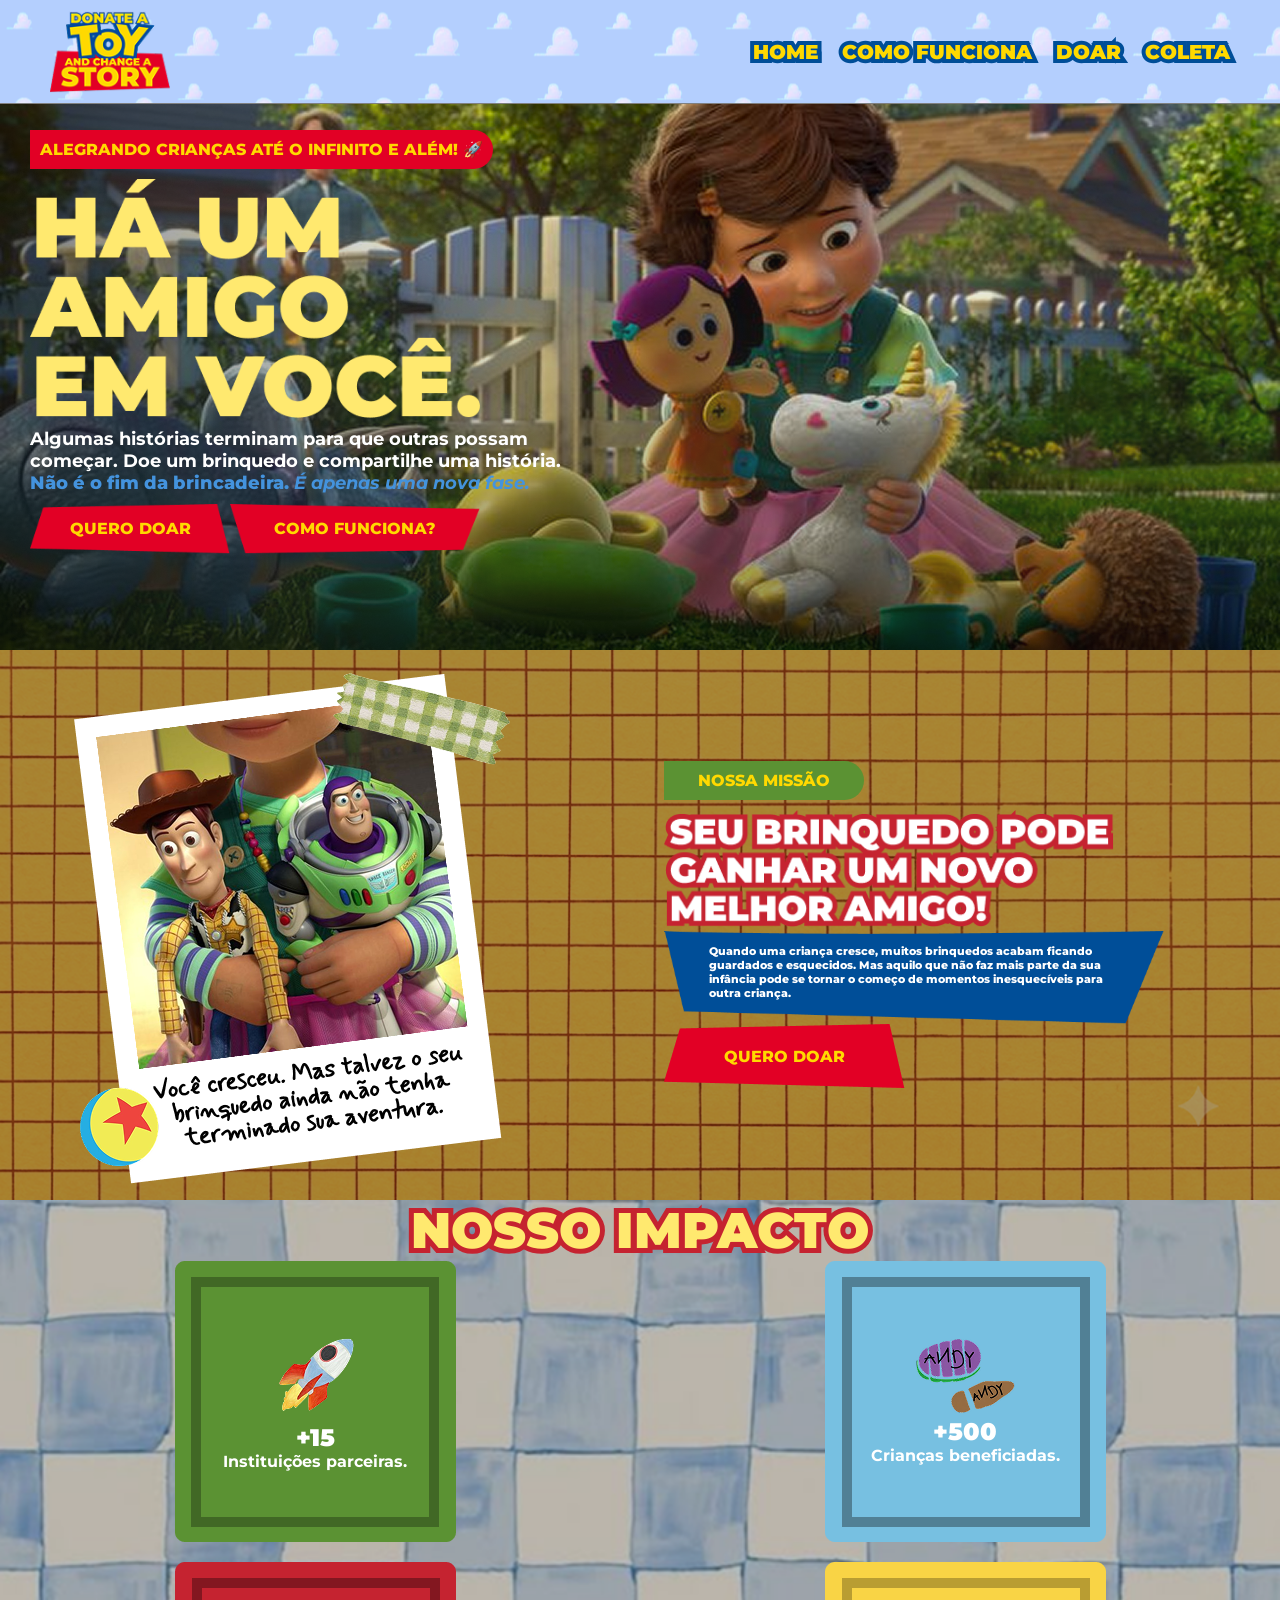
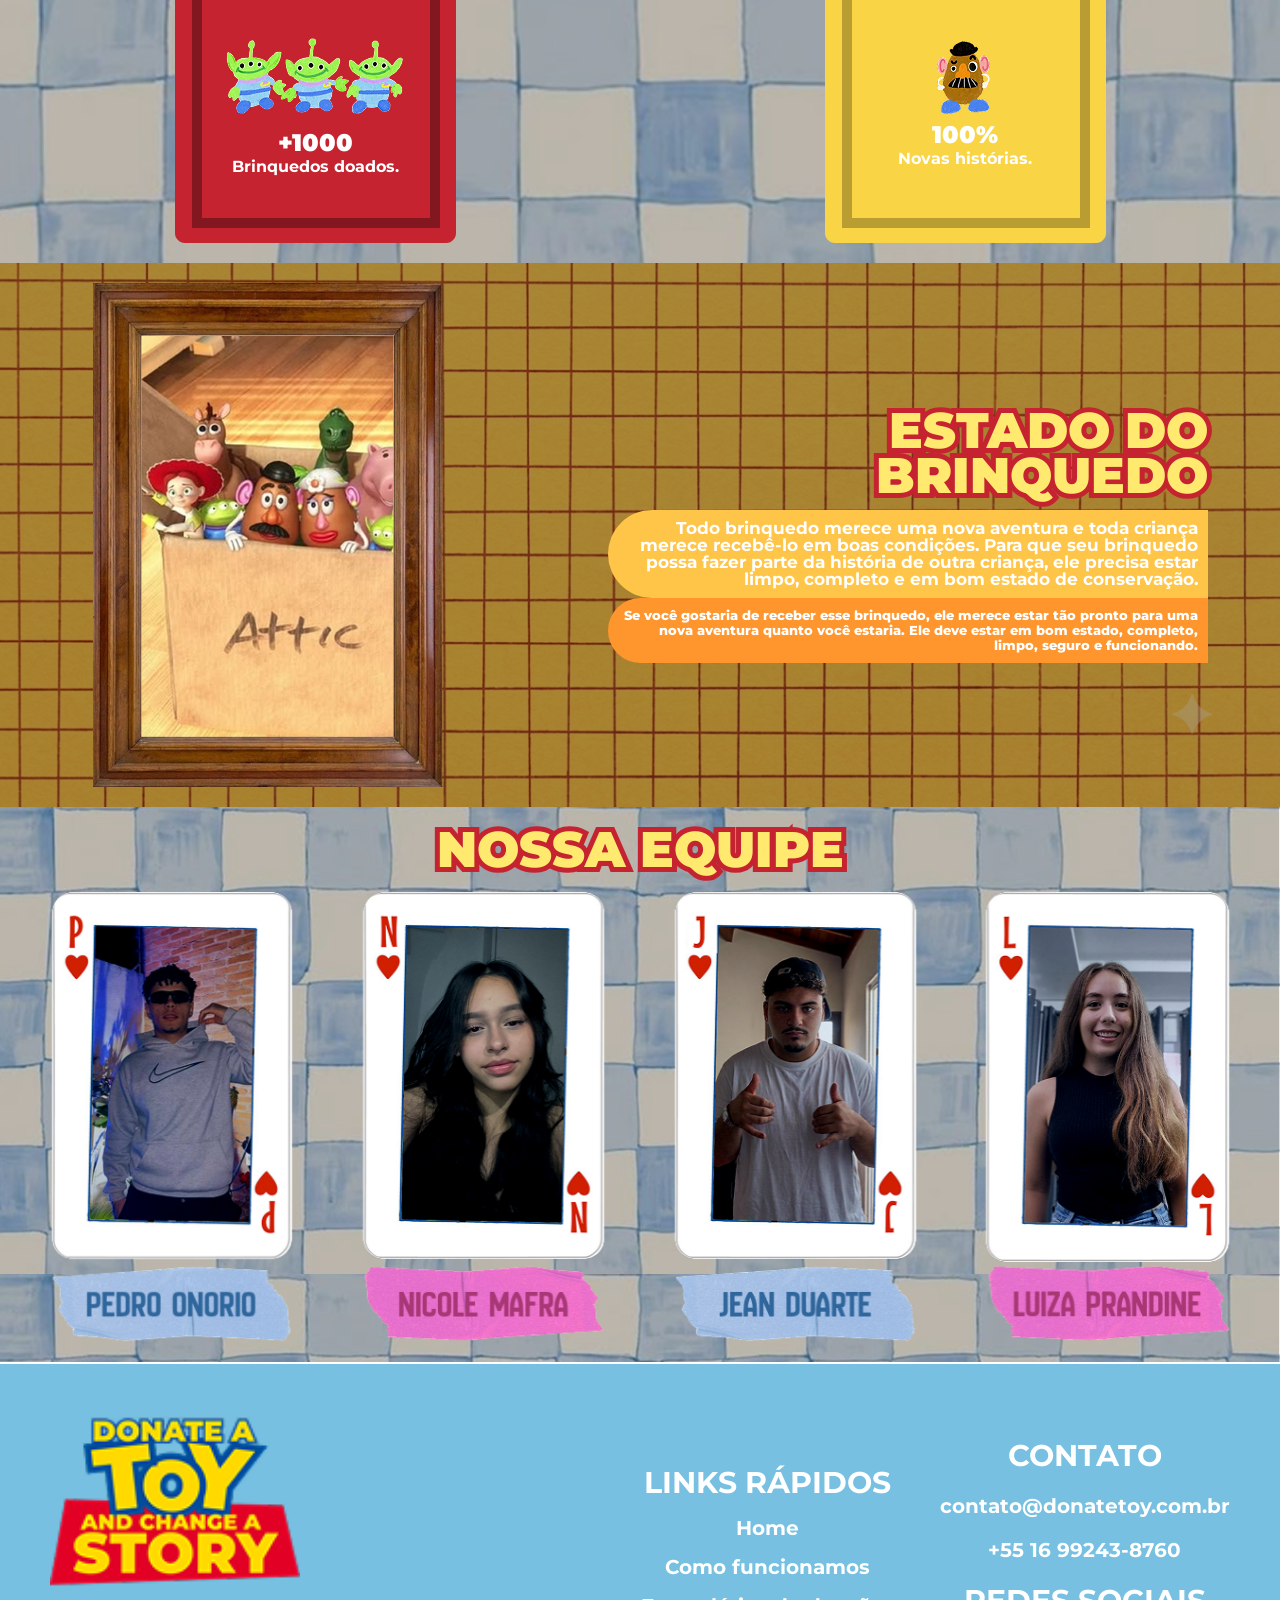
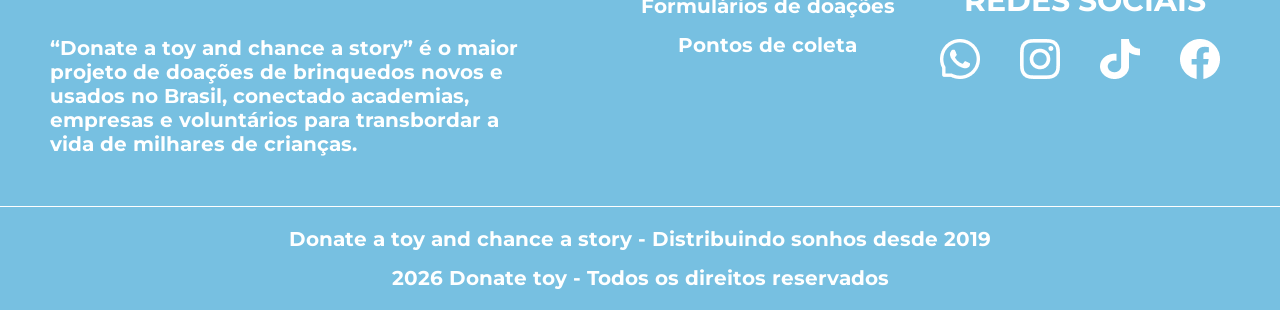
<file: index.html>
<!DOCTYPE html>
<html lang="pt-br">

<head>
    <meta charset="UTF-8">
    <meta name="viewport" content="width=device-width, initial-scale=1.0">
    <link rel="stylesheet" href="style.css">

    <link rel="icon" type="image/x-icon" href="imagens/favicon.png">

    <link rel="preconnect" href="https://fonts.googleapis.com">
    <link rel="preconnect" href="https://fonts.gstatic.com" crossorigin>
    <link href="https://fonts.googleapis.com/css2?family=Montserrat:ital,
    wght@0,100..900;1,100..900&display=swap" rel="stylesheet">

    <title>Home</title>
</head>

<body>
    <header>
        <div class="headerContainer">
            <button id="btnMenu" class="hamburguer"><img src="imagens/menu.png" alt="menu"></button>
            <img class="logo-toy" src="imagens/logo.png" alt="logo">
            <nav class="menu" id="menu">
                <button id="menuClose" class="menuClose">
                    <img src="imagens/close.png" alt="fechar">
                </button>
                <a href="index.html" class="menuLink">HOME</a>
                <a href="como-funciona.html" class="menuLink">COMO FUNCIONA</a>
                <a href="doar.html" class="menuLink">DOAR</a>
                <a href="ponto-de-coleta.html" class="menuLink">COLETA</a>
            </nav>
        </div>
    </header>

    <div class="hero">
        <div class="containerHero">
            <h4>ALEGRANDO CRIANÇAS ATÉ O INFINITO E ALÉM! 🚀</h4>
            <img src="imagens/HÁ UM AMIGO EM VOCÊ..png" alt="">
            <p>Algumas histórias terminam para que outras possam começar.
                Doe um brinquedo e compartilhe uma história.
                <span class="azul-negrito">Não é o fim da brincadeira.</span>
                <span class="azul-italico">É apenas uma nova fase.</span>
            </p>
            <div class="botao">
                <div class="doação">
                    <img src="imagens/vetor1.png" alt="">
                    <a class="doar" href="#">QUERO DOAR</a>
                </div>

                <div class="funcionamento">
                    <img src="imagens/vetor2.png" alt="">
                    <a class="funciona" href="#">COMO FUNCIONA?</a>
                </div>

            </div>
        </div>
    </div>

    <div class="missao">
        <img class="foto" src="imagens/foto-missao.png" alt="woodyEbuzz">
        <div class="containerMissao">
            <h4>NOSSA MISSÃO</h4>
            <img class="novoMelhor" src="imagens/SEU BRINQUEDO PODE GANHAR UM NOVO MELHOR AMIGO!.png" alt="">
            <div class="textoNoAzul">
                <img src="imagens/vetor3.png" alt="">
                <p>Quando uma criança cresce, muitos brinquedos acabam ficando guardados e esquecidos.
                    Mas aquilo que não faz mais parte da sua infância pode se tornar o começo de momentos
                    inesquecíveis para outra criança.</p>
            </div>
            <div class="botao">
                <div class="doação">
                    <img src="imagens/vetor1.png" alt="">
                    <a class="doar" href="#">QUERO DOAR</a>
                </div>
            </div>
        </div>
    </div>

    <div class="impacto">
        <h1 class="title">NOSSO IMPACTO</h1>
        <div class="quadrados">
            <div class="quadrado">
                <img src="imagens/quadrado-verde.png" alt="quadrado">
                <div class="cubo">
                    <img src="imagens/foguete.png" alt="foguete">
                    <h2>+15</h2>
                    <p>Instituições parceiras.</p>
                </div>
            </div>
            <div class="quadrado">
                <img src="imagens/quadrado-azul.png" alt="quadrado">
                <div class="cubo">
                    <img src="imagens/two-andy.png" alt="two-andy">
                    <h2>+500</h2>
                    <p>Crianças beneficiadas.</p>
                </div>
            </div>
            <div class="quadrado">
                <img src="imagens/quadrado-vermelho.png" alt="quadrado">
                <div class="cubo">
                    <img src="imagens/aliens.png" alt="aliens">
                    <h2>+1000</h2>
                    <p>Brinquedos doados.</p>
                </div>
            </div>
            <div class="quadrado">
                <img src="imagens/quadrado-amarelo.png" alt="quadrado">
                <div class="cubo">
                    <img src="imagens/sr-batata.png" alt="sr-batata">
                    <h2>100%</h2>
                    <p>Novas histórias.</p>
                </div>
            </div>
        </div>
    </div>

    <div class="estado-do-brinquedo">
        <img class="pic" src="imagens/quadro.png" alt="">

        <div class="containerEstado">
            <h1>ESTADO DO BRINQUEDO</h1>
            <p class="verde">Todo brinquedo merece uma nova aventura e toda criança merece recebê-lo em boas
                condições.
                Para que seu brinquedo possa fazer parte da história de outra criança, ele precisa estar
                limpo, completo e em bom estado de conservação.</p>

            <p class="laranja">Se você gostaria de receber esse brinquedo, ele merece estar tão pronto para uma nova
                aventura quanto você estaria. Ele deve estar em bom estado, completo, limpo, seguro
                e funcionando.</p>
        </div>
    </div>

    <div class="equipe">
        <h1>NOSSA EQUIPE</h1>
        <div class="integrantes">
            <div class="flip">
                <div class="frente">
                    <img src="imagens/pedro.png" alt="pedro-onorio">
                </div>
                <div class="costas">
                    <img src="imagens/flip.onorio.png" alt="função">
                </div>
            </div>
            <div class="flip">
                <div class="frente">
                    <img src="imagens/nicole.png" alt="nicole-mafra">
                </div>
                <div class="costas">
                    <img src="imagens/flip.nicole.png" alt="função">
                </div>
            </div>
            <div class="flip">
                <div class="frente">
                    <img src="imagens/jean.png" alt="jean-lucas">
                </div>
                <div class="costas">
                    <img src="imagens/flip.jean.png" alt="função">
                </div>
            </div>
            <div class="flip">
                <div class="frente">
                    <img src="imagens/luiza.png" alt="luiza-prandine">
                </div>
                <div class="costas">
                    <img src="imagens/flip.luiza.png" alt="função">
                </div>
            </div>
        </div>
    </div>
    </div>

    <footer>
        <div class="footerTodo">

            <div class="Container1">
                <div class="footerLogo">
                    <img class="footer-logo" src="imagens/logo.png" alt="">
                </div>

                <div class="sobre">
                    <p>“Donate a toy and chance a story” é o maior projeto de doações de brinquedos novos e usados no
                        Brasil, conectado academias, empresas e voluntários para transbordar a vida de milhares de
                        crianças.
                    </p>
                </div>
            </div>

            <div class="Container2">

                <nav class="footerMenu">
                    <h1>LINKS RÁPIDOS</h1>
                    <a href="#" class="footerLink">Home</a>
                    <a href="#" class="footerLink">Como funcionamos</a>
                    <a href="#" class="footerLink">Formulários de doações</a>
                    <a href="#" class="footerLink">Pontos de coleta</a>
                </nav>

                <div class="contato">
                    <h1>CONTATO</h1>
                    <p>contato@donatetoy.com.br</p>
                    <p>+55 16 99243-8760</p>
                    <h1>REDES SOCIAIS</h1>
                    <div class="redes">
                        <a href="#"><img src="imagens/whtasapp.png" alt="WhatsApp"></a>
                        <a href="#"><img src="imagens/instagram.png" alt="Instagram"></a>
                        <a href="#"><img src="imagens/tiktok.png" alt="TikTok"></a>
                        <a href="#"><img src="imagens/facebook.png" alt="Facebook"></a>
                    </div>
                </div>
            </div>

        </div>
        <div class="final">
            <h1>Donate a toy and chance a story - Distribuindo sonhos desde 2019</h1>
            <h1>2026 Donate toy - Todos os direitos reservados</h1>
        </div>
    </footer>

    <script src="home.js"></script>
</body>

</html>
</file>
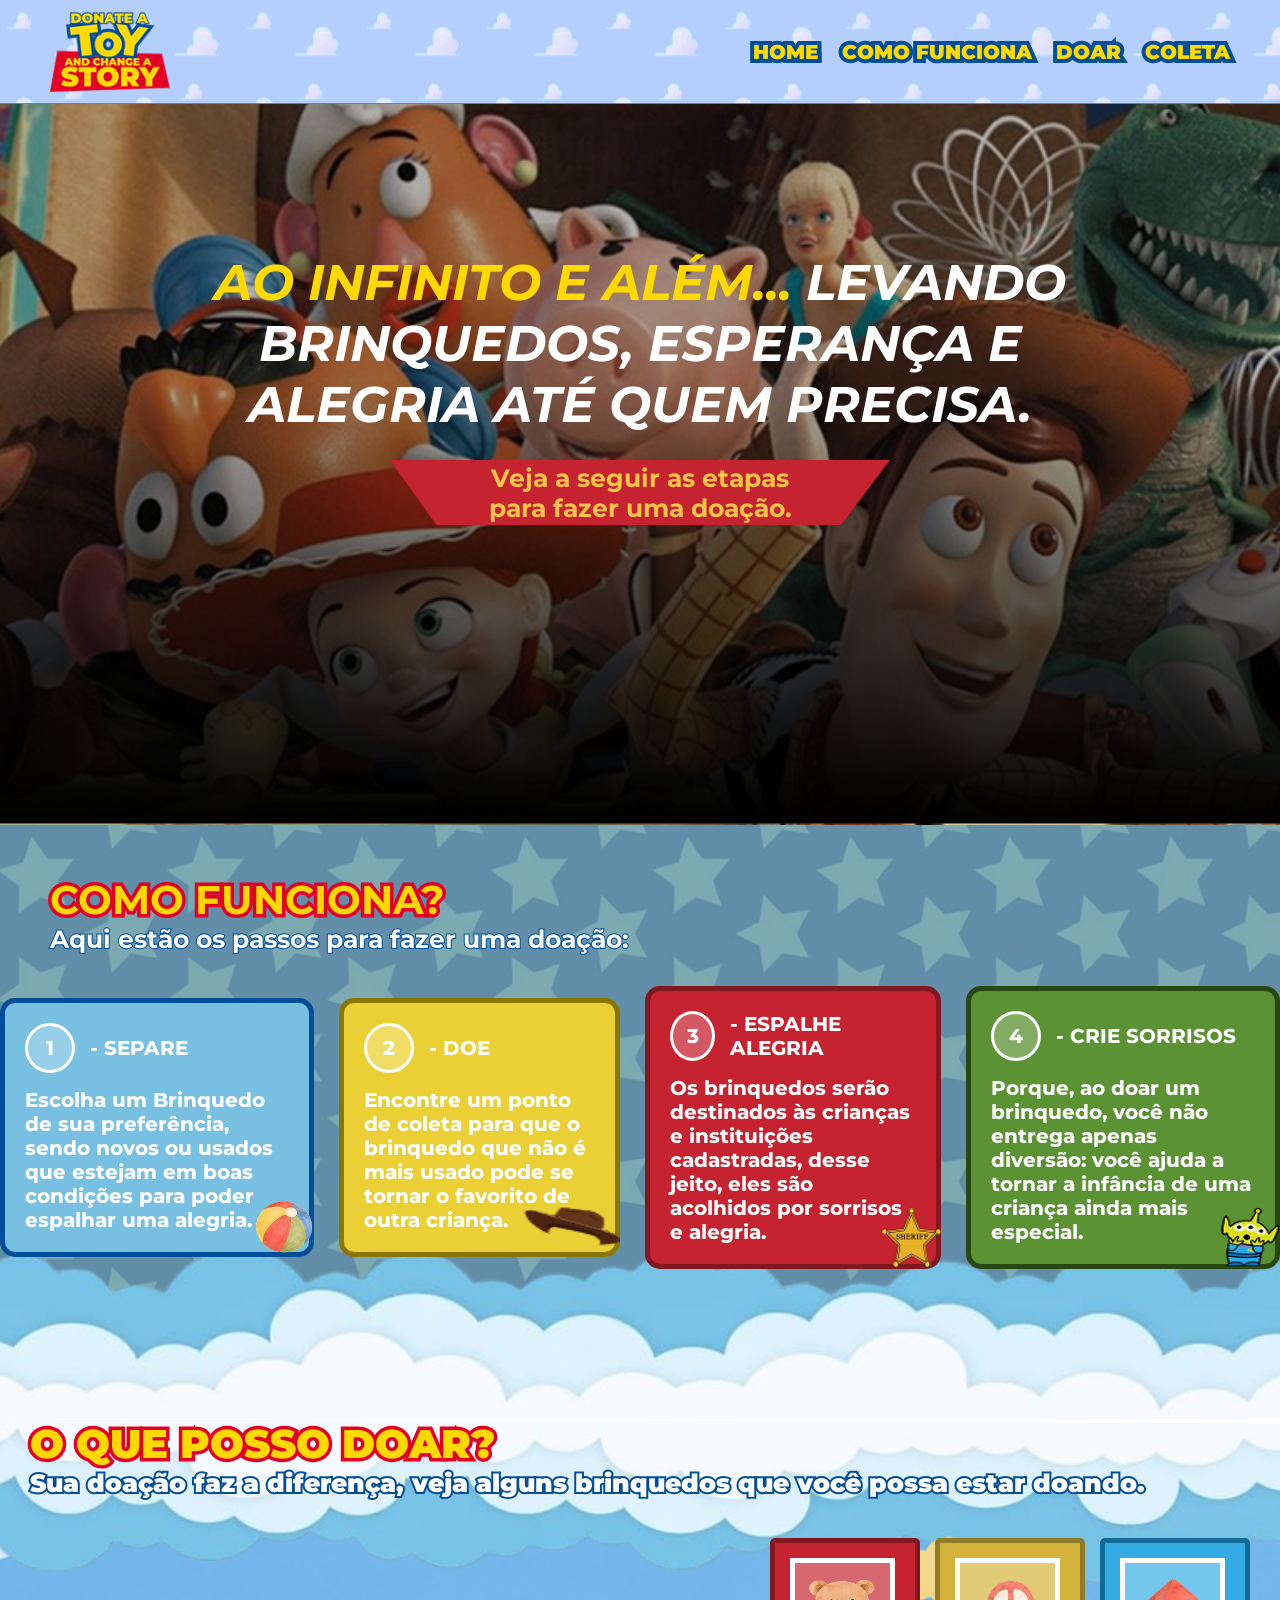
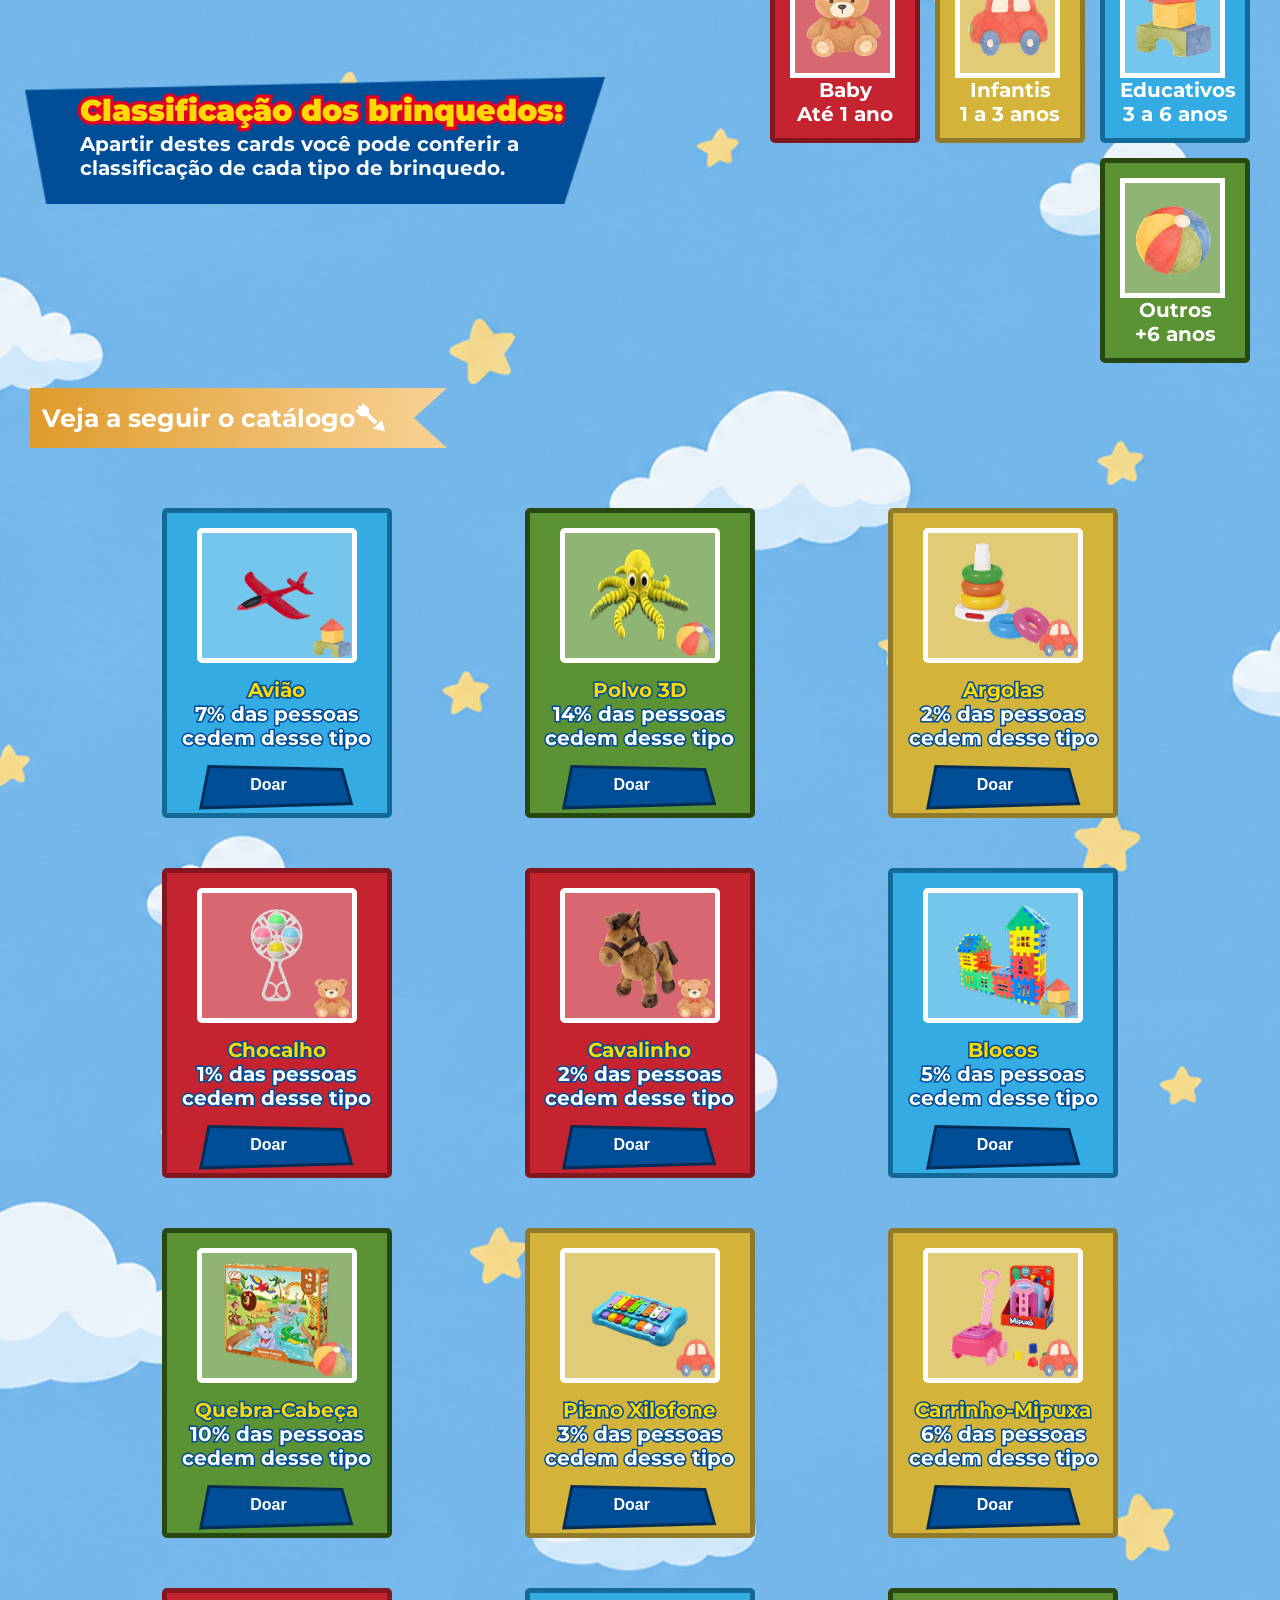
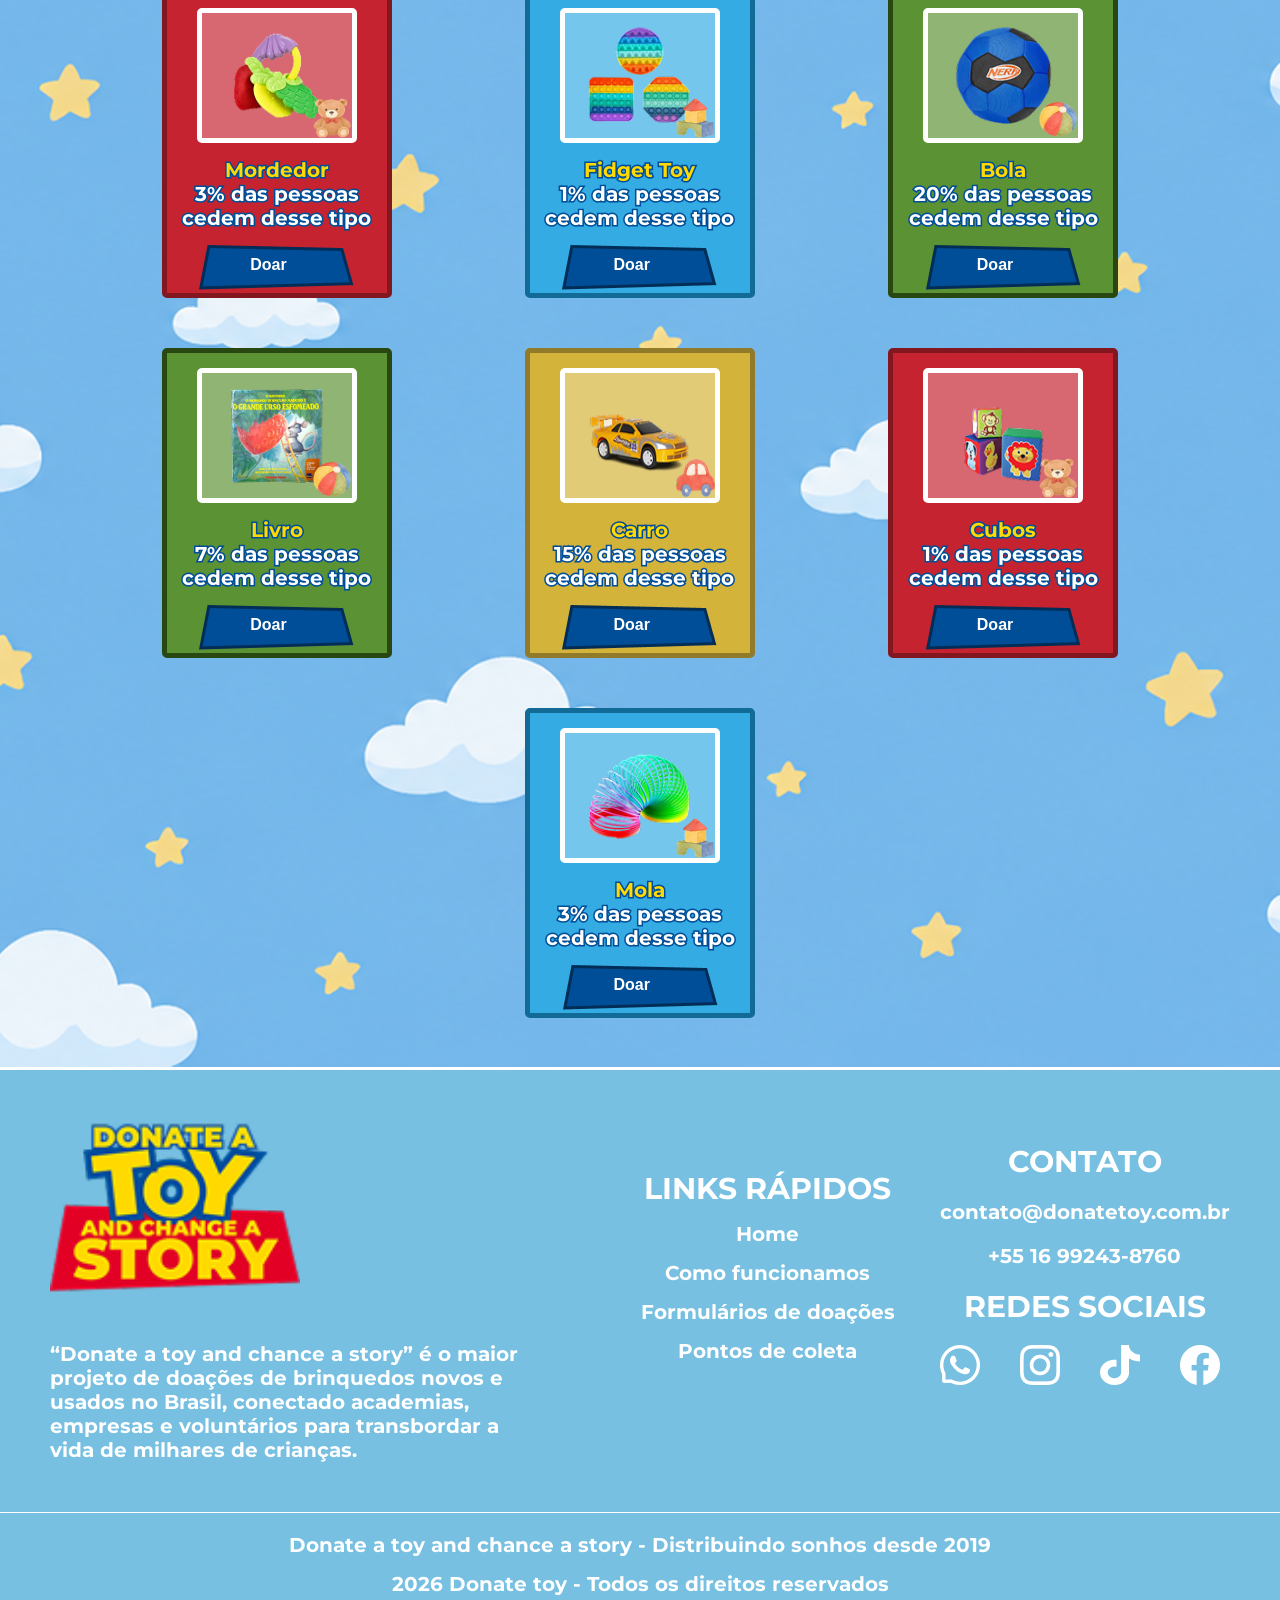
<file: como-funciona.html>
<!DOCTYPE html>
<html lang="pt-br">

<head>
    <meta charset="UTF-8">
    <meta name="viewport" content="width=device-width, initial-scale=1.0">
    <title>Como Funciona</title>
    <link rel="icon" type="image/x-icon" href="imagens/favicon.png">
    <link rel="stylesheet" href="como-funciona.css">
    <style>
        @import url('https://fonts.googleapis.com/css2?family=Montserrat:ital,wght@0,100..900;1,100..900&display=swap');
    </style>
</head>

<body>
    <header>
        <div class="headerContainer">
            <button id="btnMenu" class="hamburguer"><img src="imagens/menu.png" alt="menu"></button>
            <img class="logo-toy" src="imagens/logo.png" alt="logo">
            <nav class="menu" id="menu">
                <button id="menuClose" class="menuClose">
                    <img src="imagens/close.png" alt="fechar">
                </button>
                <a href="index.html" class="menuLink">HOME</a>
                <a href="como-funciona.html" class="menuLink">COMO FUNCIONA</a>
                <a href="doar.html" class="menuLink">DOAR</a>
                <a href="ponto-de-coleta.html" class="menuLink">COLETA</a>
            </nav>
        </div>
    </header>
    <div class="hero">
        <h1 class="hero-title"><i><span>AO INFINITO E ALÉM...</span> LEVANDO BRINQUEDOS, ESPERANÇA E ALEGRIA ATÉ QUEM
                PRECISA.</i></h1>
        <div class="frase">
            <img class="frase-vermelho" src="imagens/vermelho-frase.png" alt="">
            <p>Veja a seguir as etapas para fazer uma doação.</p>
        </div>
    </div>

    <div class="etapas">
        <h1 class="como"> COMO FUNCIONA?</h1>
        <p class="aqui">Aqui estão os passos para fazer uma doação:</p>
        <div class="passo-a-passo">

            <div class="etapa 1">
                <div class="primeiro">
                    <h1 class="um">1</h1>
                    <h1>- SEPARE</h1>
                </div>
                <p>Escolha um Brinquedo de sua preferência, sendo novos ou usados que estejam em boas condições para
                    poder espalhar uma alegria.</p>
                <img src="imagens/bola.png" alt="">
            </div>

            <div class="etapa dois">
                <div class="primeiro">
                    <h1 class="um">2</h1>
                    <h1>- DOE</h1>
                </div>
                <p>Encontre um ponto de coleta para que o brinquedo que não é mais usado pode se tornar o favorito de
                    outra criança.</p>
                <img src="imagens/chapeu.png" alt="" class="guardas">
            </div>

            <div class="etapa tres">
                <div class="primeiro">
                    <h1 class="um">3</h1>
                    <h1>- ESPALHE ALEGRIA</h1>
                </div>
                <p>Os brinquedos serão destinados às crianças e instituições cadastradas, desse jeito, eles são
                    acolhidos por sorrisos e alegria.</p>
                <img src="imagens/sherif.png" alt="">
            </div>

            <div class="etapa quatro">
                <div class="primeiro">
                    <h1 class="um">4</h1>
                    <h1>- CRIE SORRISOS</h1>
                </div>
                <p>Porque, ao doar um brinquedo, você não entrega apenas diversão: você ajuda a tornar a infância de uma
                    criança ainda mais especial.</p>
                <img src="imagens/ET.png" alt="">
            </div>

        </div>

    </div>

    <div class="catalogo-brinquedos">

        <div class="nuvem">
            <h1>O QUE POSSO DOAR?</h1>
            <p>Sua doação faz a diferença, veja alguns brinquedos que você possa estar doando.</p>
        </div>

        <div class="conta-todo">


            <div class="catalogo-cont">
                <img class="frase-azul" src="imagens/azul.png" alt="">
                <h1 class="classificacao-titulo">Classificação dos brinquedos:</h1>
                <p class="azul-escuro">Apartir destes cards você pode conferir a classificação de cada tipo de brinquedo.
                </p>
            </div>

            <div class="classificacao">

                <div class="brinquedos">

                    <div class="classe pelucia">
                        <div class="cartao">
                            <img src="imagens/pelucia.png" alt="">
                        </div>
                        <p class="text">Baby</p>
                        <p class="text"> Até 1 ano</p>
                    </div>
                </div>

                <div class="classe carrinho">
                    <div class="cartao">
                        <img src="imagens/carrinho.png" alt="">
                    </div>
                    <p class="text">Infantis</p>
                    <p class="text">1 a 3 anos</p>
                </div>

                <div class="classe blocos">
                    <div class="cartao">
                        <img src="imagens/blocos.png" alt="">
                    </div>
                    <p class="text">Educativos</p>
                    <p class="text">3 a 6 anos</p>
                </div>

                <div class="classe bola">
                    <div class="cartao">
                        <img src="imagens/bola.png" alt="">
                    </div>
                    <p class="text">Outros</p>
                    <p class="text">+6 anos</p>
                </div>
            </div>
        </div>

        <div class="veja">
            <img src="imagens/bandeira.png" alt="">
            <h1>Veja a seguir o catálogo <img src="imagens/flexa-seta.png" alt=""></h1>
        </div>

        <div class="catalogo-t">
            <div class="cards-brinquedo">
                <div class="catalogo blocos">
                    <div class="brinquedo">
                        <img class="img-toy" src="imagens/aviao.png" alt="">
                        <img class="pequeno" src="imagens/blocos.png" alt="">
                    </div>
                    <div class="description">
                        <h1><span>Avião</span>
                            <br>7% das pessoas cedem desse tipo
                        </h1>
                        <div class="botao">
                            <img src="imagens/btn-doar.png" alt="">
                            <button class="btn-doar"> <a href="doar.html"> Doar</a></button>
                        </div>
                    </div>
                </div>
            </div>

            <div class="cards-brinquedo">
                <div class="catalogo bola">
                    <div class="brinquedo">
                        <img class="img-toy" src="imagens/polvo.png" alt="">
                        <img class="pequeno" src="imagens/bola.png" alt="">
                    </div>
                    <div class="description">
                        <h1><span>Polvo 3D</span>
                            <br>14% das pessoas cedem desse tipo
                        </h1>
                        <div class="botao">
                            <img src="imagens/btn-doar.png" alt="">
                            <button class="btn-doar"> <a href="doar.html">Doar</a></button>
                        </div>
                    </div>
                </div>
            </div>

            <div class="cards-brinquedo">
                <div class="catalogo carrinho">
                    <div class="brinquedo">
                        <img class="img-toy" src="imagens/argola.png" alt="">
                        <img class="pequeno" src="imagens/carrinho.png" alt="">
                    </div>
                    <div class="description">
                        <h1><span>Argolas</span>
                            <br>2% das pessoas cedem desse tipo
                        </h1>
                        <div class="botao">
                            <img src="imagens/btn-doar.png" alt="">
                            <button class="btn-doar"> <a href="doar.html">Doar</a></button>
                        </div>
                    </div>
                </div>
            </div>

            <div class="cards-brinquedo">
                <div class="catalogo pelucia">
                    <div class="brinquedo">
                        <img class="img-toy" src="imagens/chocalho.png" alt="">
                        <img class="pequeno" src="imagens/pelucia.png" alt="">
                    </div>
                    <div class="description">
                        <h1><span>Chocalho</span>
                            <br>1% das pessoas cedem desse tipo
                        </h1>
                        <div class="botao">
                            <img src="imagens/btn-doar.png" alt="">
                            <button class="btn-doar"> <a href="doar.html">Doar</a></button>
                        </div>
                    </div>
                </div>
            </div>
            <div class="cards-brinquedo">
                <div class="catalogo pelucia">
                    <div class="brinquedo">
                        <img class="img-toy" src="imagens/cavalinho.png" alt="">
                        <img class="pequeno" src="imagens/pelucia.png" alt="">
                    </div>
                    <div class="description">
                        <h1><span>Cavalinho</span>
                            <br>2% das pessoas cedem desse tipo
                        </h1>
                        <div class="botao">
                            <img src="imagens/btn-doar.png" alt="">
                            <button class="btn-doar"> <a href="doar.html"> Doar</a></button>
                        </div>
                    </div>
                </div>
            </div>

            <div class="cards-brinquedo">
                <div class="catalogo blocos">
                    <div class="brinquedo">
                        <img class="img-toy" src="imagens/peças.png" alt="">
                        <img class="pequeno" src="imagens/blocos.png" alt="">
                    </div>
                    <div class="description">
                        <h1><span>Blocos</span>
                            <br>5% das pessoas cedem desse tipo
                        </h1>
                        <div class="botao">
                            <img src="imagens/btn-doar.png" alt="">
                            <button class="btn-doar"> <a href="doar.html">Doar</a></button>
                        </div>
                    </div>
                </div>
            </div>

            <div class="cards-brinquedo">
                <div class="catalogo bola">
                    <div class="brinquedo">
                        <img class="img-toy" src="imagens/quebra-cabeça.png" alt="">
                        <img class="pequeno" src="imagens/bola.png" alt="">
                    </div>
                    <div class="description">
                        <h1><span>Quebra-Cabeça</span>
                            <br>10% das pessoas cedem desse tipo
                        </h1>
                        <div class="botao">
                            <img src="imagens/btn-doar.png" alt="">
                            <button class="btn-doar"> <a href="doar.html">Doar</a></button>
                        </div>
                    </div>
                </div>
            </div>

            <div class="cards-brinquedo">
                <div class="catalogo carrinho">
                    <div class="brinquedo">
                        <img class="img-toy" src="imagens/pianinho.png" alt="">
                        <img class="pequeno" src="imagens/carrinho.png" alt="">
                    </div>
                    <div class="description">
                        <h1><span>Piano Xilofone</span>
                            <br>3% das pessoas cedem desse tipo
                        </h1>
                        <div class="botao">
                            <img src="imagens/btn-doar.png" alt="">
                            <button class="btn-doar"> <a href="doar.html">Doar</a></button>
                        </div>
                    </div>
                </div>
            </div>
            <div class="cards-brinquedo">
                <div class="catalogo carrinho">
                    <div class="brinquedo">
                        <img class="img-toy" src="imagens/carrinho-mipuxa.png" alt="">
                        <img class="pequeno" src="imagens/carrinho.png" alt="">
                    </div>
                    <div class="description">
                        <h1><span>Carrinho-Mipuxa</span>
                            <br>6% das pessoas cedem desse tipo
                        </h1>
                        <div class="botao">
                            <img src="imagens/btn-doar.png" alt="">
                            <button class="btn-doar"> <a href="doar.html"> Doar</a></button>
                        </div>
                    </div>
                </div>
            </div>

            <div class="cards-brinquedo">
                <div class="catalogo pelucia">
                    <div class="brinquedo">
                        <img class="img-toy" src="imagens/mordedor.png" alt="">
                        <img class="pequeno" src="imagens/pelucia.png" alt="">
                    </div>
                    <div class="description">
                        <h1><span>Mordedor</span>
                            <br>3% das pessoas cedem desse tipo
                        </h1>
                        <div class="botao">
                            <img src="imagens/btn-doar.png" alt="">
                            <button class="btn-doar"> <a href="doar.html">Doar</a></button>
                        </div>
                    </div>
                </div>
            </div>

            <div class="cards-brinquedo">
                <div class="catalogo blocos">
                    <div class="brinquedo">
                        <img class="img-toy" src="imagens/fidget-toy.png" alt="">
                        <img class="pequeno" src="imagens/blocos.png" alt="">
                    </div>
                    <div class="description">
                        <h1><span>Fidget Toy</span>
                            <br>1% das pessoas cedem desse tipo
                        </h1>
                        <div class="botao">
                            <img src="imagens/btn-doar.png" alt="">
                            <button class="btn-doar"> <a href="doar.html">Doar</a></button>
                        </div>
                    </div>
                </div>
            </div>

            <div class="cards-brinquedo">
                <div class="catalogo bola">
                    <div class="brinquedo">
                        <img class="img-toy" src="imagens/bola-azul.png" alt="">
                        <img class="pequeno" src="imagens/bola.png" alt="">
                    </div>
                    <div class="description">
                        <h1><span>Bola</span>
                            <br>20% das pessoas cedem desse tipo
                        </h1>
                        <div class="botao">
                            <img src="imagens/btn-doar.png" alt="">
                            <button class="btn-doar"> <a href="doar.html">Doar</a></button>
                        </div>
                    </div>
                </div>
            </div>
            <div class="cards-brinquedo">
                <div class="catalogo bola">
                    <div class="brinquedo">
                        <img class="img-toy" src="imagens/livro.png" alt="">
                        <img class="pequeno" src="imagens/bola.png" alt="">
                    </div>
                    <div class="description">
                        <h1><span>Livro</span>
                            <br>7% das pessoas cedem desse tipo
                        </h1>
                        <div class="botao">
                            <img src="imagens/btn-doar.png" alt="">
                            <button class="btn-doar"> <a href="doar.html"> Doar</a></button>
                        </div>
                    </div>
                </div>
            </div>

            <div class="cards-brinquedo">
                <div class="catalogo carrinho">
                    <div class="brinquedo">
                        <img class="img-toy" src="imagens/carro.png" alt="">
                        <img class="pequeno" src="imagens/carrinho.png" alt="">
                    </div>
                    <div class="description">
                        <h1><span>Carro</span>
                            <br>15% das pessoas cedem desse tipo
                        </h1>
                        <div class="botao">
                            <img src="imagens/btn-doar.png" alt="">
                            <button class="btn-doar"> <a href="doar.html">Doar</a></button>
                        </div>
                    </div>
                </div>
            </div>

            <div class="cards-brinquedo">
                <div class="catalogo pelucia">
                    <div class="brinquedo">
                        <img class="img-toy" src="imagens/cubos.png" alt="">
                        <img class="pequeno" src="imagens/pelucia.png" alt="">
                    </div>
                    <div class="description">
                        <h1><span>Cubos</span>
                            <br>1% das pessoas cedem desse tipo
                        </h1>
                        <div class="botao">
                            <img src="imagens/btn-doar.png" alt="">
                            <button class="btn-doar"> <a href="doar.html">Doar</a></button>
                        </div>
                    </div>
                </div>
            </div>

            <div class="cards-brinquedo">
                <div class="catalogo blocos">
                    <div class="brinquedo">
                        <img class="img-toy" src="imagens/mola.png" alt="">
                        <img class="pequeno" src="imagens/blocos.png" alt="">
                    </div>
                    <div class="description">
                        <h1><span>Mola</span>
                            <br>3% das pessoas cedem desse tipo
                        </h1>
                        <div class="botao">
                            <img src="imagens/btn-doar.png" alt="">
                            <button class="btn-doar"> <a href="doar.html">Doar</a></button>
                        </div>
                    </div>
                </div>
            </div>



        </div>
    </div>

    <footer>
        <div class="footerTodo">

            <div class="Container1">
                <div class="footerLogo">
                    <img class="footer-logo" src="imagens/logo.png" alt="">
                </div>

                <div class="sobre">
                    <p>“Donate a toy and chance a story” é o maior projeto de doações de brinquedos novos e usados no
                        Brasil, conectado academias, empresas e voluntários para transbordar a vida de milhares de
                        crianças.
                    </p>
                </div>
            </div>

            <div class="Container2">

                <nav class="footerMenu">
                    <h1>LINKS RÁPIDOS</h1>
                    <a href="#" class="footerLink">Home</a>
                    <a href="#" class="footerLink">Como funcionamos</a>
                    <a href="#" class="footerLink">Formulários de doações</a>
                    <a href="#" class="footerLink">Pontos de coleta</a>
                </nav>

                <div class="contato">
                    <h1>CONTATO</h1>
                    <p>contato@donatetoy.com.br</p>
                    <p>+55 16 99243-8760</p>
                    <h1>REDES SOCIAIS</h1>
                    <div class="redes">
                        <a href="#"><img src="imagens/whtasapp.png" alt="WhatsApp"></a>
                        <a href="#"><img src="imagens/instagram.png" alt="Instagram"></a>
                        <a href="#"><img src="imagens/tiktok.png" alt="TikTok"></a>
                        <a href="#"><img src="imagens/facebook.png" alt="Facebook"></a>
                    </div>
                </div>
            </div>

        </div>
        <div class="final">
            <h1>Donate a toy and chance a story - Distribuindo sonhos desde 2019</h1>
            <h1>2026 Donate toy - Todos os direitos reservados</h1>
        </div>
    </footer>

</body>
<script src="como-funciona.js"></script>

</html>
</file>
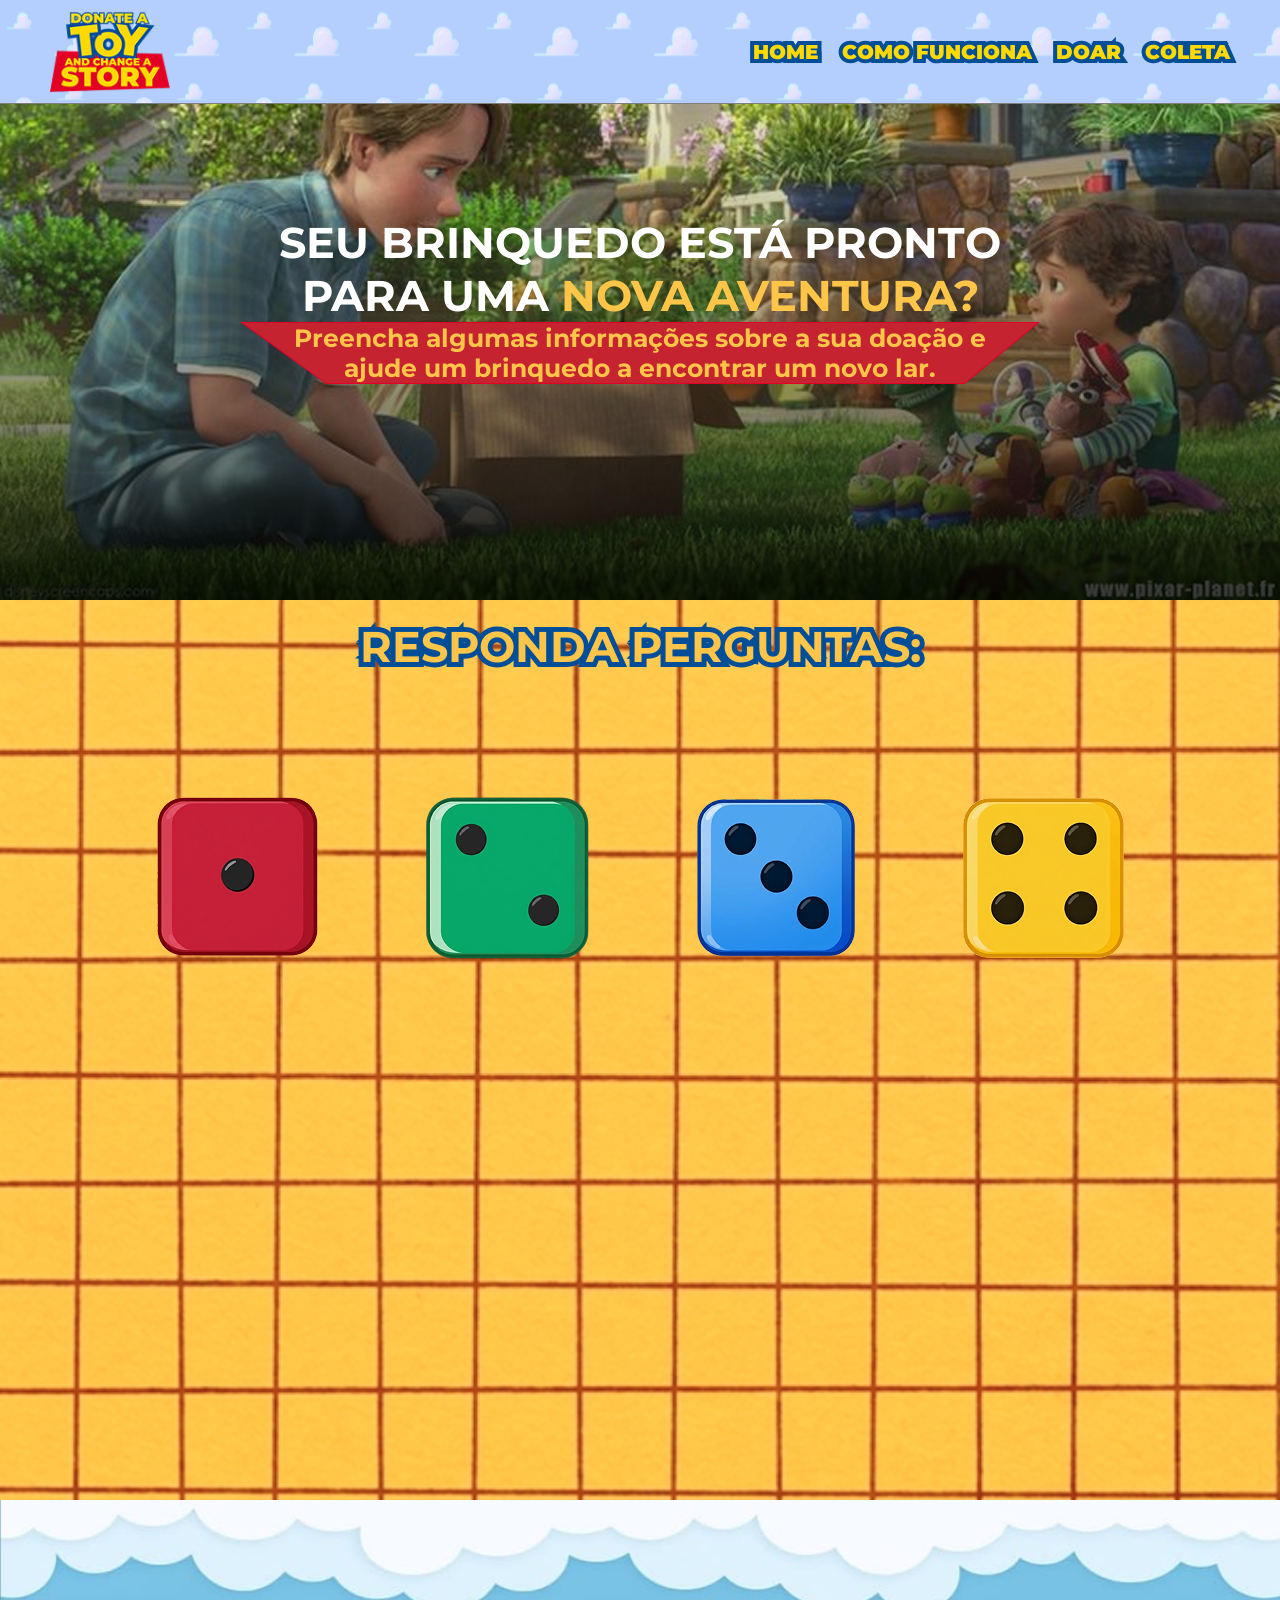
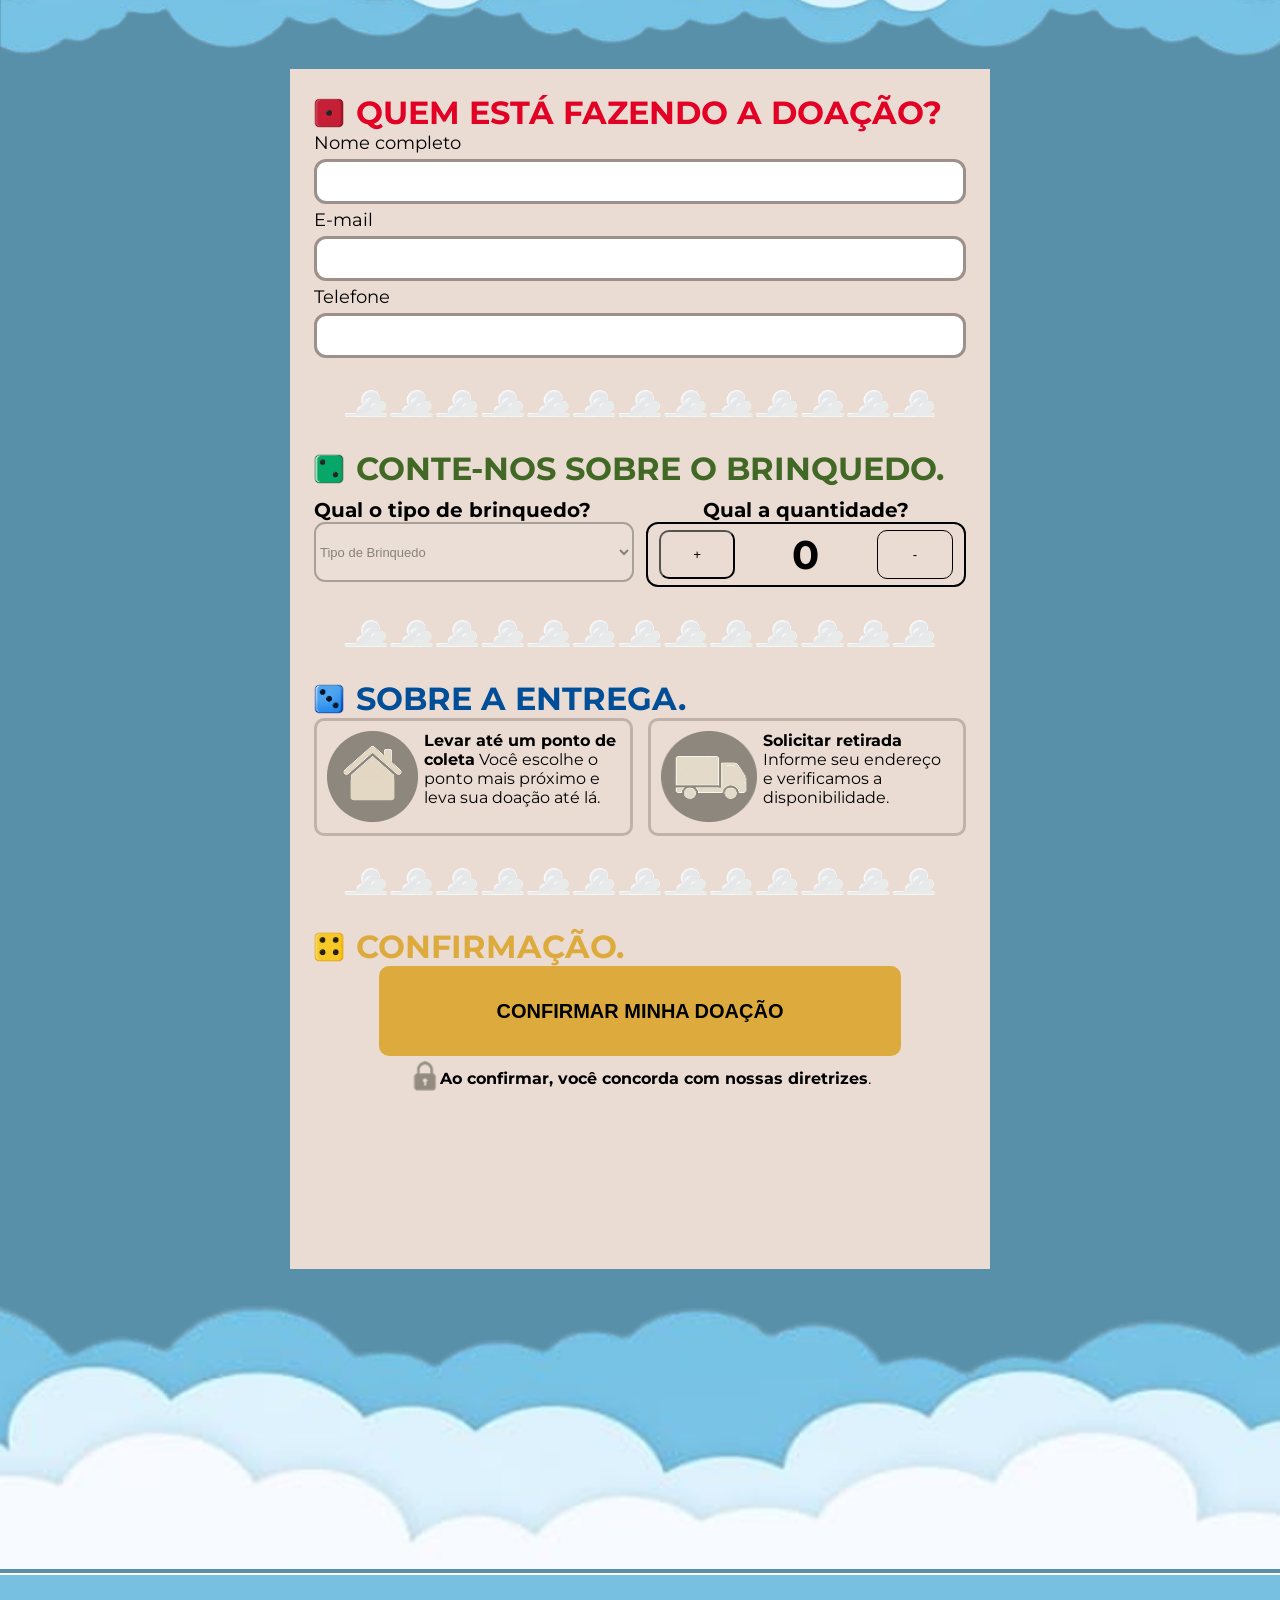
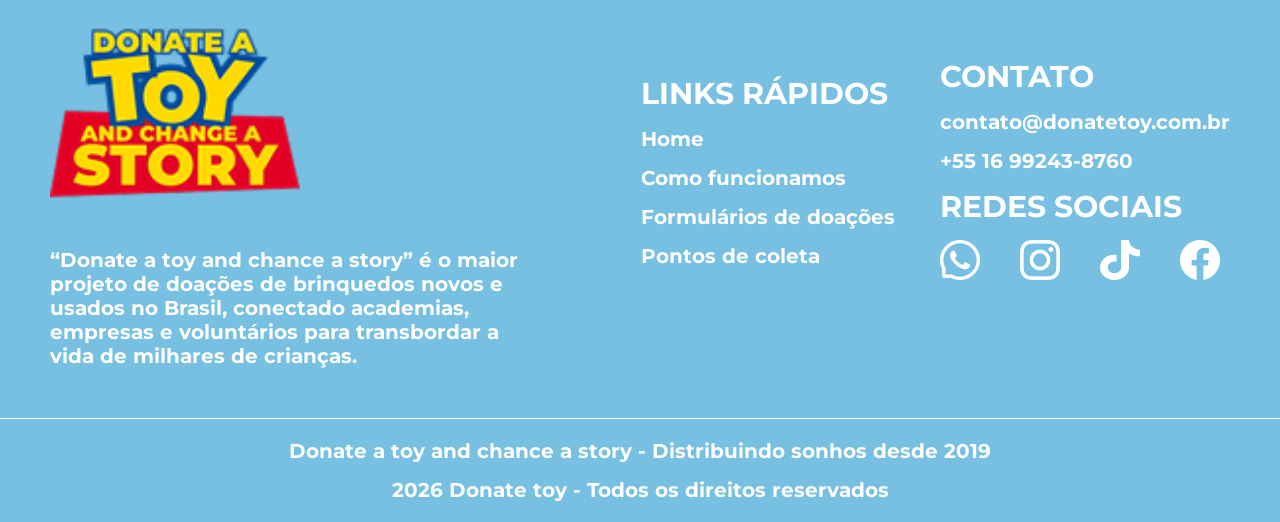
<file: doar.html>
<!DOCTYPE html>
<html lang="en">

<head>
    <meta charset="UTF-8">
    <meta name="viewport" content="width=device-width, initial-scale=1.0">
    <link rel="stylesheet" href="doar.css">
    <link rel="icon" type="image/x-icon" href="imagens/favicon.png">
    <link rel="preconnect" href="https://fonts.googleapis.com">
    <link rel="preconnect" href="https://fonts.gstatic.com" crossorigin>
    <link href="https://fonts.googleapis.com/css2?family=Montserrat:ital,
    wght@0,100..900;1,100..900&display=swap" rel="stylesheet">

    <title>Formulário de Doações</title>
</head>

<body>
    <header>
        <div class="headerContainer">
            <button id="btnMenu" class="hamburguer"><img src="imagens/menu.png" alt="menu"></button>
            <img class="logo-toy" src="imagens/logo.png" alt="logo">
            <nav class="menu" id="menu">
                <button id="menuClose" class="menuClose">
                    <img src="imagens/close.png" alt="fechar">
                </button>
                <a href="index.html" class="menuLink">HOME</a>
                <a href="como-funciona.html" class="menuLink">COMO FUNCIONA</a>
                <a href="doar.html" class="menuLink">DOAR</a>
                <a href="ponto-de-coleta.html" class="menuLink">COLETA</a>
            </nav>
        </div>
    </header>

    <div class="hero">
        <h1>SEU BRINQUEDO ESTÁ PRONTO
            PARA UMA <span>NOVA AVENTURA?</span></h1>
        <div class="frase">
            <img class="card-vermelho" src="imagens/bloco-hero.png" alt="">
            <p>Preencha algumas informações sobre a sua doação e ajude um brinquedo a encontrar um novo lar.</p>
        </div>
    </div>

    <div class="dados">
        <h1>RESPONDA PERGUNTAS:</h1>
        <div class="dado">
            <a href="#1">
                <img src="imagens/dado 1.png" alt="">
            </a>
            <img src="imagens/dado 2.png" alt="">
            <img src="imagens/dado 3.png" alt="">
            <img src="imagens/dado 4.png" alt="">
        </div>
    </div>
    <div class="fundoform">
        <img src="imagens/nuvem.png" alt="">
        <form class="responder" action="">

            <div class="vermelho" id="1">
                <div class="formulario-titulo">
                    <img class="d1" src="imagens/dado 1.png" alt="">
                    <h1> QUEM ESTÁ FAZENDO A DOAÇÃO?</h1>
                </div>
                <div class="escrita">
                    <label for="nomecompleto">Nome completo</label>

                    <input type="text" required>


                    <!-- campo e-mail -->
                    <label for="E-mail">E-mail</label>

                    <input type="text" required>

                    <!-- campo de telefone -->
                    <label for="Telefone">Telefone</label>

                    <input type="text" required>
                </div>
            </div>

            <img class="nuvem" src="imagens/Linha de nuvens.png" alt="">

            <div class="verde" id="2">
                <div class="t2">
                    <img class="d2" src="imagens/dado 2.png" alt="">
                    <h1 class="texto">CONTE-NOS SOBRE O BRINQUEDO.</h1>
                </div>
                <div class="linha1">
                    <div class="tb">
                        <label for="brinquedo">Qual o tipo de brinquedo?</label>
                        <select id="brinquedo" name="brinquedo">
                            <option value="" disabled selected>
                                Tipo de Brinquedo
                            </option>

                            <option value="pelucia">Pelúcia</option>
                            <option value="jogo">Jogo</option>
                            <option value="boneco">Boneco</option>
                            <option value="livro">Livro</option>
                            <option value="casinha">Casinha</option>
                            <option value="carrinho">Carrinho</option>
                            <option value="outro">Outro</option>
                        </select>
                    </div>
                    <div class="contador">
                        <h2>Qual a quantidade?</h2>

                        <div class="junto">
                            <button id="aumentar">+</button>
                            <h1 id="contador">0</h1>
                            <button id="diminuir">-</button>
                        </div>

                    </div>
                </div>
            </div>

            <img class="nuvem" src="imagens/Linha de nuvens.png" alt="">

            <div class="azul" id="3">
                <div class="t3">
                    <img class="d3" src="imagens/dado 3.png" alt="">
                    <h1>SOBRE A ENTREGA.</h1>
                </div>
                <div class="caixa">
                    <div class="casa">
                        <img src="imagens/Icone-casa.png" alt="">
                        <p><strong>Levar até um ponto de coleta</strong>
                            Você escolhe o ponto mais próximo e leva sua doação até lá.</p>
                    </div>
                    <div id="caminhao-container" class="caminhao-container">
                        <div class="caminhao">
                            <img src="imagens/Icone-caminhão.png" alt="">
                            <p><strong>Solicitar retirada</strong>
                                Informe seu endereço e verificamos a disponibilidade.</p>
                        </div>
                        <div class="caminhao-escondido">
                            <img src="imagens/cartão.png" alt="">
                            <div class="truck">
                                <h1>Seja encaminhado para nosso email e solicite</h1>
                                <button>ENCAMINHAR</button>
                            </div>
                            <!-- fazer o resto -->
                        </div>
                    </div>
                </div>

            </div>

            <img class="nuvem" src="imagens/Linha de nuvens.png" alt="">

            <div class="amarelo">
                <div class="t4">
                    <img class="d4" src="imagens/dado 4.png" alt="">
                    <h1>CONFIRMAÇÃO.</h1>
                </div>
                <button>CONFIRMAR MINHA DOAÇÃO</button>
                <div class="cadeado">
                    <img src="imagens/cadeado.png" alt="">
                    <p><strong>Ao confirmar, você concorda com nossas diretrizes</strong>.</p>
                </div>
            </div>

        </form>
        <img class="plumas" src="imagens/plumas.png" alt="">


        <!-- FOOTER -->

      <footer>
        <div class="footerTodo">

            <div class="Container1">
                <div class="footerLogo">
                    <img class="footer-logo" src="imagens/logo.png" alt="">
                </div>

                <div class="sobre">
                    <p>“Donate a toy and chance a story” é o maior projeto de doações de brinquedos novos e usados no
                        Brasil, conectado academias, empresas e voluntários para transbordar a vida de milhares de
                        crianças.
                    </p>
                </div>
            </div>

            <div class="Container2">

                <nav class="footerMenu">
                    <h1>LINKS RÁPIDOS</h1>
                    <a href="#" class="footerLink">Home</a>
                    <a href="#" class="footerLink">Como funcionamos</a>
                    <a href="#" class="footerLink">Formulários de doações</a>
                    <a href="#" class="footerLink">Pontos de coleta</a>
                </nav>

                <div class="contato">
                    <h1>CONTATO</h1>
                    <p>contato@donatetoy.com.br</p>
                    <p>+55 16 99243-8760</p>
                    <h1>REDES SOCIAIS</h1>
                    <div class="redes">
                        <a href="#"><img src="imagens/whtasapp.png" alt="WhatsApp"></a>
                        <a href="#"><img src="imagens/instagram.png" alt="Instagram"></a>
                        <a href="#"><img src="imagens/tiktok.png" alt="TikTok"></a>
                        <a href="#"><img src="imagens/facebook.png" alt="Facebook"></a>
                    </div>
                </div>
            </div>

        </div>
        <div class="final">
            <h1>Donate a toy and chance a story - Distribuindo sonhos desde 2019</h1>
            <h1>2026 Donate toy - Todos os direitos reservados</h1>
        </div>
    </footer>
        <script src="formulario.js"></script>
        <script src="caminhao.js"></script>
        <script src="contador.js"></script>
</body>

</html>
</file>
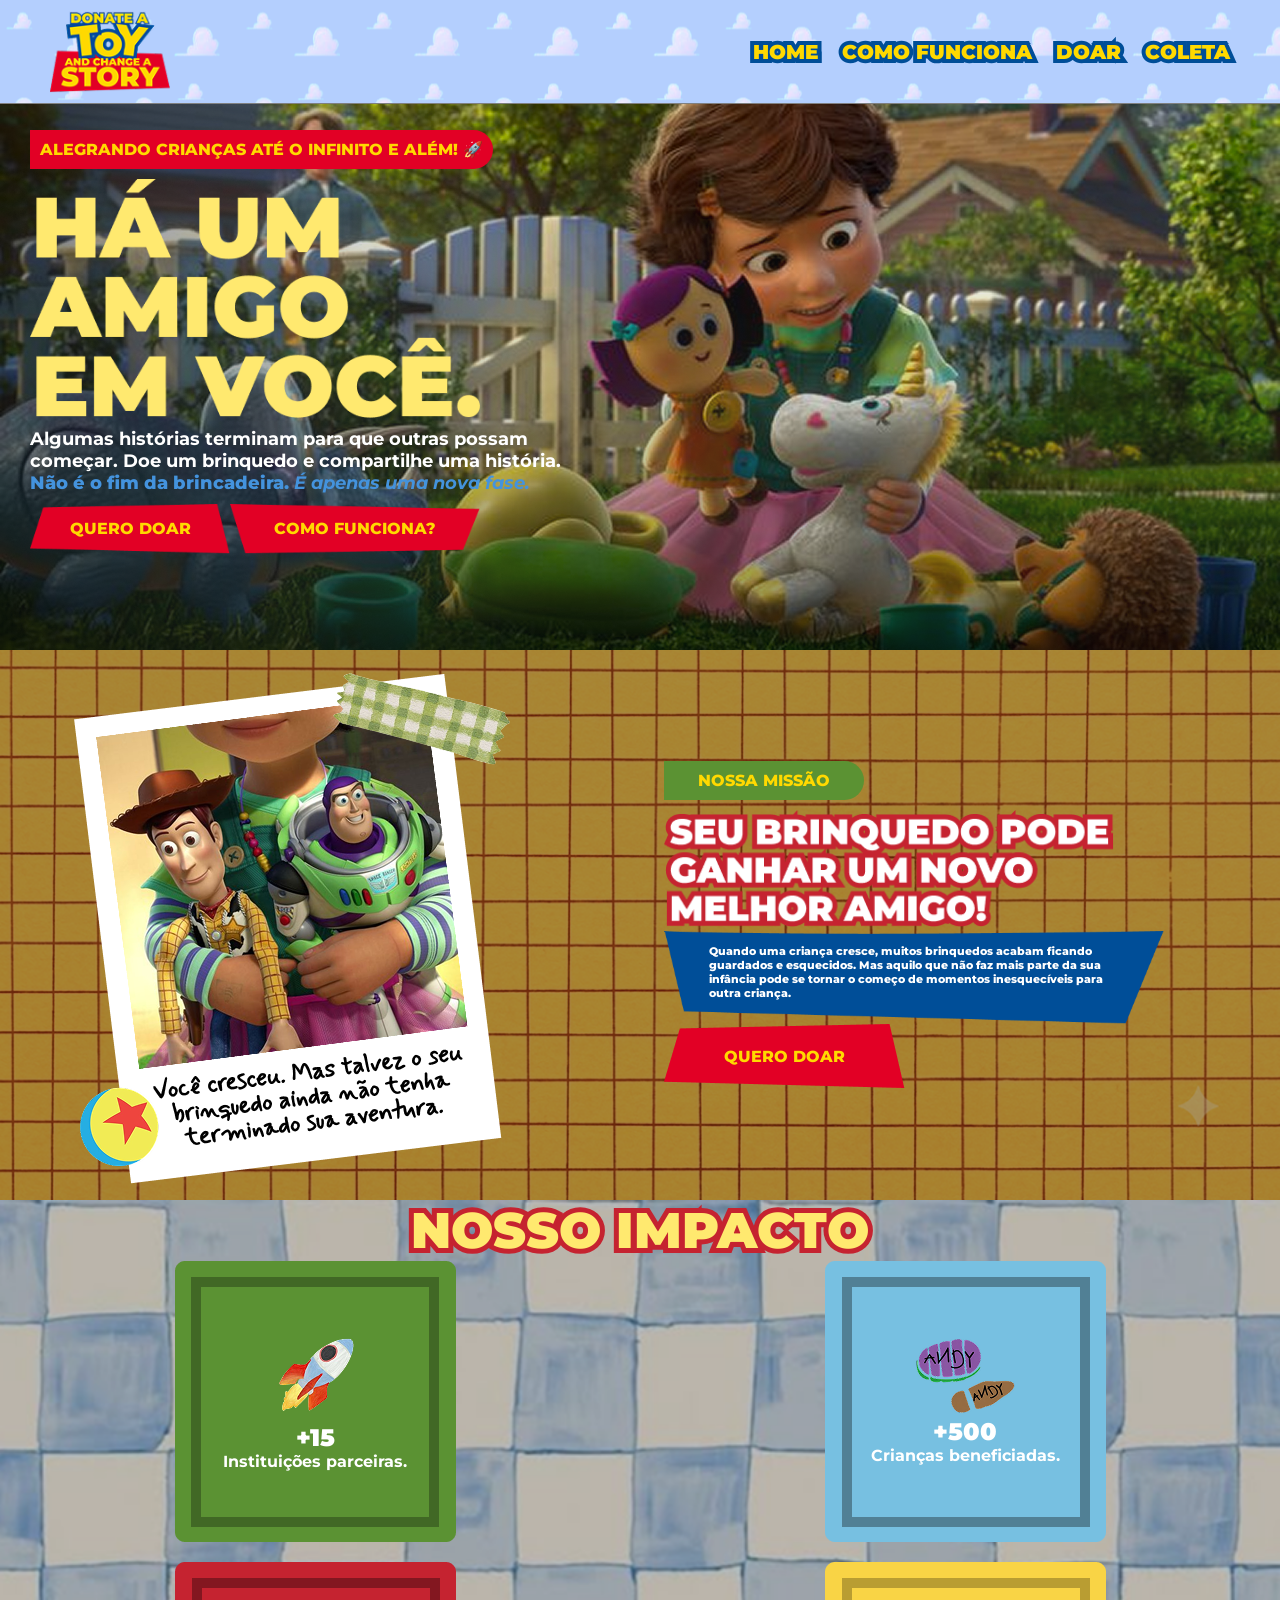
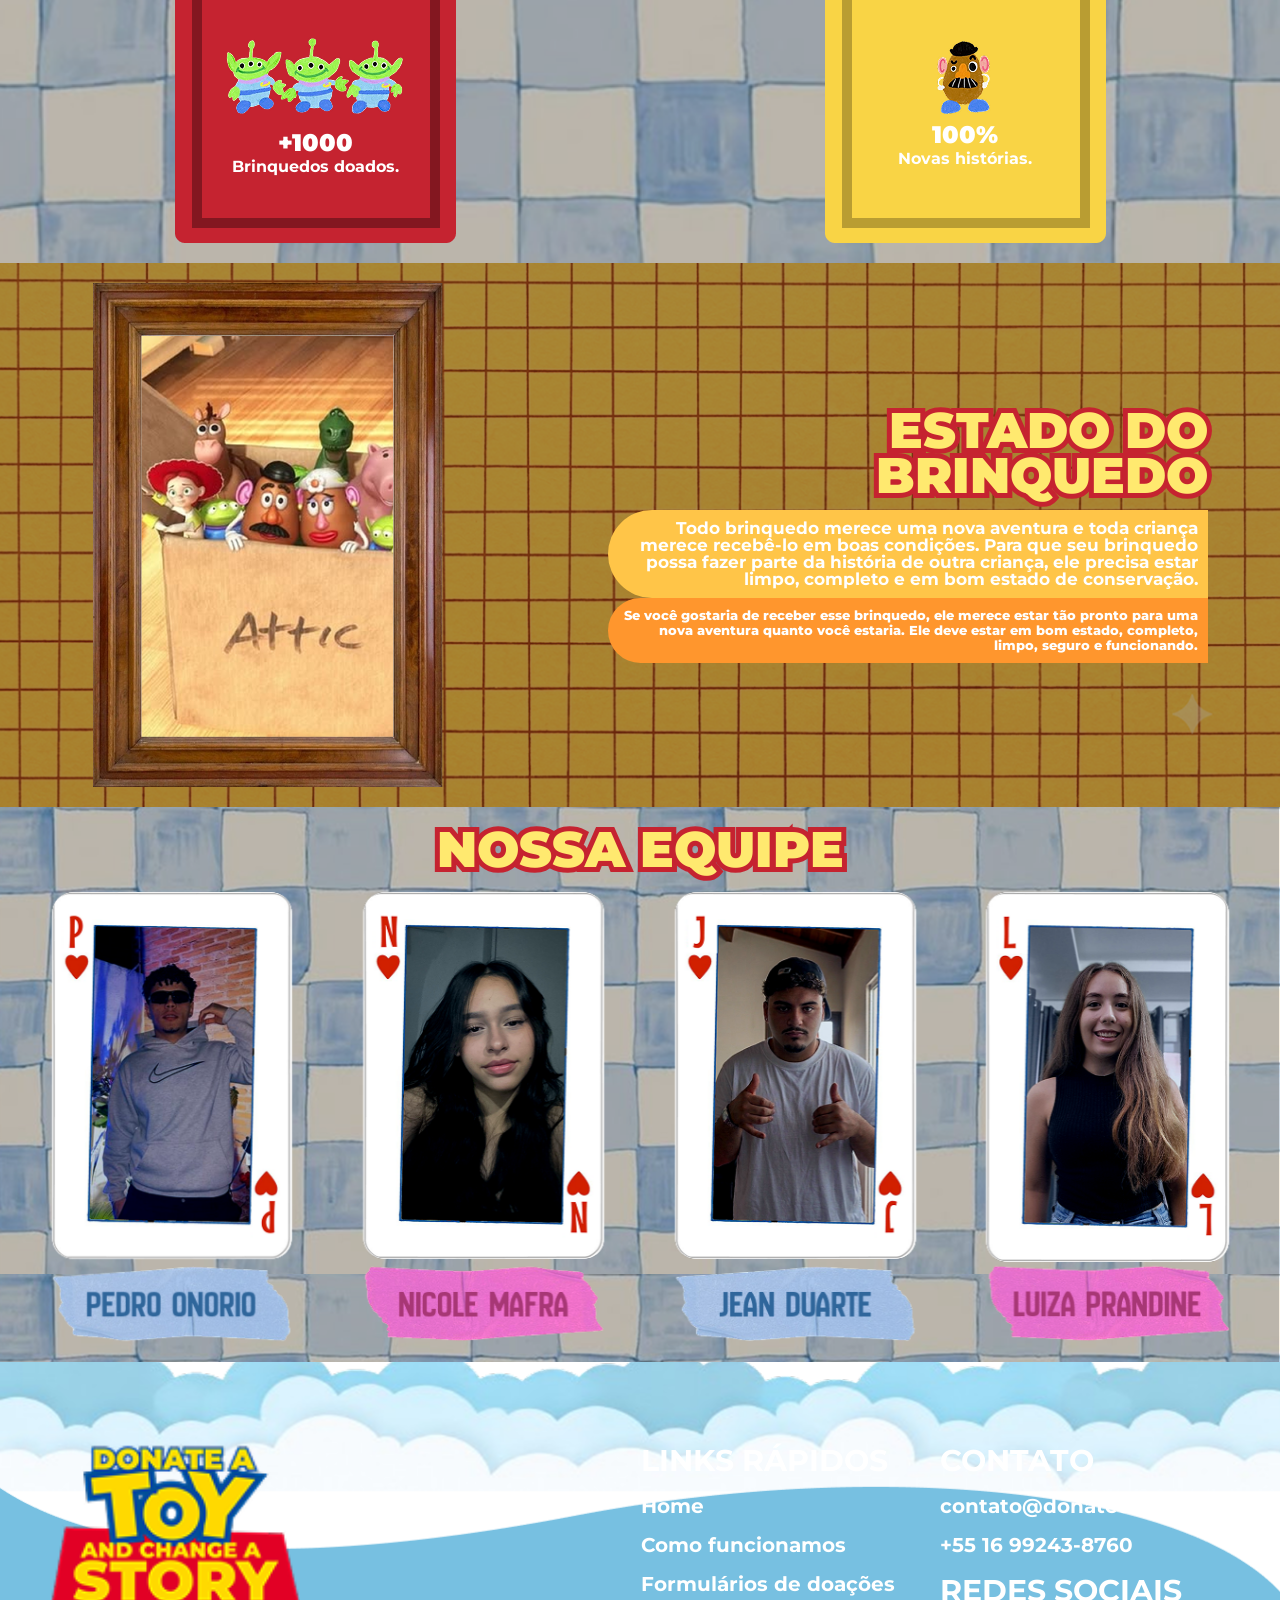
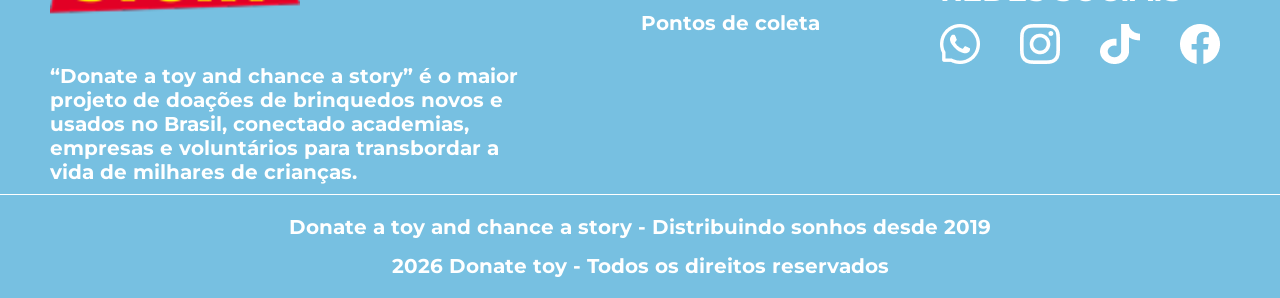
<file: home.html>
<!DOCTYPE html>
<html lang="pt-br">

<head>
    <meta charset="UTF-8">
    <meta name="viewport" content="width=device-width, initial-scale=1.0">
    <link rel="stylesheet" href="home.css">

    <link rel="icon" type="image/x-icon" href="imagens/favicon.png">

    <link rel="preconnect" href="https://fonts.googleapis.com">
    <link rel="preconnect" href="https://fonts.gstatic.com" crossorigin>
    <link href="https://fonts.googleapis.com/css2?family=Montserrat:ital,
    wght@0,100..900;1,100..900&display=swap" rel="stylesheet">

    <title>Home</title>
</head>

<body>
    <header>
        <div class="headerContainer">
            <button id="btnMenu" class="hamburguer"><img src="imagens/menu.png" alt="menu"></button>
            <img class="logo-toy" src="imagens/logo.png" alt="logo">
            <nav class="menu" id="menu">
                <button id="menuClose" class="menuClose">
                    <img src="imagens/close.png" alt="fechar">
                </button>
                <a href="#" class="menuLink">HOME</a>
                <a href="#" class="menuLink">COMO FUNCIONA</a>
                <a href="#" class="menuLink">DOAR</a>
                <a href="#" class="menuLink">COLETA</a>
            </nav>
        </div>
    </header>

    <div class="hero">
        <div class="containerHero">
            <h4>ALEGRANDO CRIANÇAS ATÉ O INFINITO E ALÉM! 🚀</h4>
            <img src="imagens/HÁ UM AMIGO EM VOCÊ..png" alt="">
            <p>Algumas histórias terminam para que outras possam começar.
                Doe um brinquedo e compartilhe uma história.
                <span class="azul-negrito">Não é o fim da brincadeira.</span>
                <span class="azul-italico">É apenas uma nova fase.</span>
            </p>
            <div class="botao">
                <div class="doação">
                    <img src="imagens/vetor1.png" alt="">
                    <a class="doar" href="#">QUERO DOAR</a>
                </div>

                <div class="funcionamento">
                    <img src="imagens/vetor2.png" alt="">
                    <a class="funciona" href="#">COMO FUNCIONA?</a>
                </div>

            </div>
        </div>
    </div>

    <div class="missao">
        <img class="foto" src="imagens/foto-missao.png" alt="woodyEbuzz">
        <div class="containerMissao">
            <h4>NOSSA MISSÃO</h4>
            <img class="novoMelhor" src="imagens/SEU BRINQUEDO PODE GANHAR UM NOVO MELHOR AMIGO!.png" alt="">
            <div class="textoNoAzul">
                <img src="imagens/vetor3.png" alt="">
                <p>Quando uma criança cresce, muitos brinquedos acabam ficando guardados e esquecidos.
                    Mas aquilo que não faz mais parte da sua infância pode se tornar o começo de momentos
                    inesquecíveis para outra criança.</p>
            </div>
            <div class="botao">
                <div class="doação">
                    <img src="imagens/vetor1.png" alt="">
                    <a class="doar" href="#">QUERO DOAR</a>
                </div>
            </div>
        </div>
    </div>

    <div class="impacto">
        <h1 class="title">NOSSO IMPACTO</h1>
        <div class="quadrados">
            <div class="quadrado">
                <img src="imagens/quadrado-verde.png" alt="quadrado">
                <div class="cubo">
                    <img src="imagens/foguete.png" alt="foguete">
                    <h2>+15</h2>
                    <p>Instituições parceiras.</p>
                </div>
            </div>
            <div class="quadrado">
                <img src="imagens/quadrado-azul.png" alt="quadrado">
                <div class="cubo">
                    <img src="imagens/two-andy.png" alt="two-andy">
                    <h2>+500</h2>
                    <p>Crianças beneficiadas.</p>
                </div>
            </div>
            <div class="quadrado">
                <img src="imagens/quadrado-vermelho.png" alt="quadrado">
                <div class="cubo">
                    <img src="imagens/aliens.png" alt="aliens">
                    <h2>+1000</h2>
                    <p>Brinquedos doados.</p>
                </div>
            </div>
            <div class="quadrado">
                <img src="imagens/quadrado-amarelo.png" alt="quadrado">
                <div class="cubo">
                    <img src="imagens/sr-batata.png" alt="sr-batata">
                    <h2>100%</h2>
                    <p>Novas histórias.</p>
                </div>
            </div>
        </div>
    </div>

    <div class="estado-do-brinquedo">
        <img class="pic" src="imagens/quadro.png" alt="">

        <div class="containerEstado">
            <h1>ESTADO DO BRINQUEDO</h1>
            <p class="verde">Todo brinquedo merece uma nova aventura e toda criança merece recebê-lo em boas
                condições.
                Para que seu brinquedo possa fazer parte da história de outra criança, ele precisa estar
                limpo, completo e em bom estado de conservação.</p>

            <p class="laranja">Se você gostaria de receber esse brinquedo, ele merece estar tão pronto para uma nova
                aventura quanto você estaria. Ele deve estar em bom estado, completo, limpo, seguro
                e funcionando.</p>
        </div>
    </div>

    <div class="equipe">
        <h1>NOSSA EQUIPE</h1>
        <div class="integrantes">
            <div class="flip">
                <div class="frente">
                    <img src="imagens/pedro.png" alt="pedro-onorio">
                </div>
                <div class="costas">
                    <img src="imagens/flip.onorio.png" alt="função">
                </div>
            </div>
            <div class="flip">
                <div class="frente">
                    <img src="imagens/nicole.png" alt="nicole-mafra">
                </div>
                <div class="costas">
                    <img src="imagens/flip.nicole.png" alt="função">
                </div>
            </div>
            <div class="flip">
                <div class="frente">
                    <img src="imagens/jean.png" alt="jean-lucas">
                </div>
                <div class="costas">
                    <img src="imagens/flip.jean.png" alt="função">
                </div>
            </div>
            <div class="flip">
                <div class="frente">
                    <img src="imagens/luiza.png" alt="luiza-prandine">
                </div>
                <div class="costas">
                    <img src="imagens/flip.luiza.png" alt="função">
                </div>
            </div>
        </div>
    </div>
    </div>

    <footer>
        <div class="footerTodo">

            <div class="Container1">
                <div class="footerLogo">
                    <img class="footer-logo" src="imagens/logo.png" alt="">
                </div>

                <div class="sobre">
                    <p>“Donate a toy and chance a story” é o maior projeto de doações de brinquedos novos e usados no
                        Brasil, conectado academias, empresas e voluntários para transbordar a vida de milhares de
                        crianças.
                    </p>
                </div>
            </div>

            <div class="Container2">

                <nav class="footerMenu">
                    <h1>LINKS RÁPIDOS</h1>
                    <a href="#" class="footerLink">Home</a>
                    <a href="#" class="footerLink">Como funcionamos</a>
                    <a href="#" class="footerLink">Formulários de doações</a>
                    <a href="#" class="footerLink">Pontos de coleta</a>
                </nav>

                <div class="contato">
                    <h1>CONTATO</h1>
                    <p>contato@donatetoy.com.br</p>
                    <p>+55 16 99243-8760</p>
                    <h1>REDES SOCIAIS</h1>
                    <div class="redes">
                        <a href="#"><img src="imagens/whtasapp.png" alt="WhatsApp"></a>
                        <a href="#"><img src="imagens/instagram.png" alt="Instagram"></a>
                        <a href="#"><img src="imagens/tiktok.png" alt="TikTok"></a>
                        <a href="#"><img src="imagens/facebook.png" alt="Facebook"></a>
                    </div>
                </div>
            </div>

        </div>
        <div class="final">
            <h1>Donate a toy and chance a story - Distribuindo sonhos desde 2019</h1>
            <h1>2026 Donate toy - Todos os direitos reservados</h1>
        </div>
    </footer>

    <script src="home.js"></script>
</body>

</html>
</file>
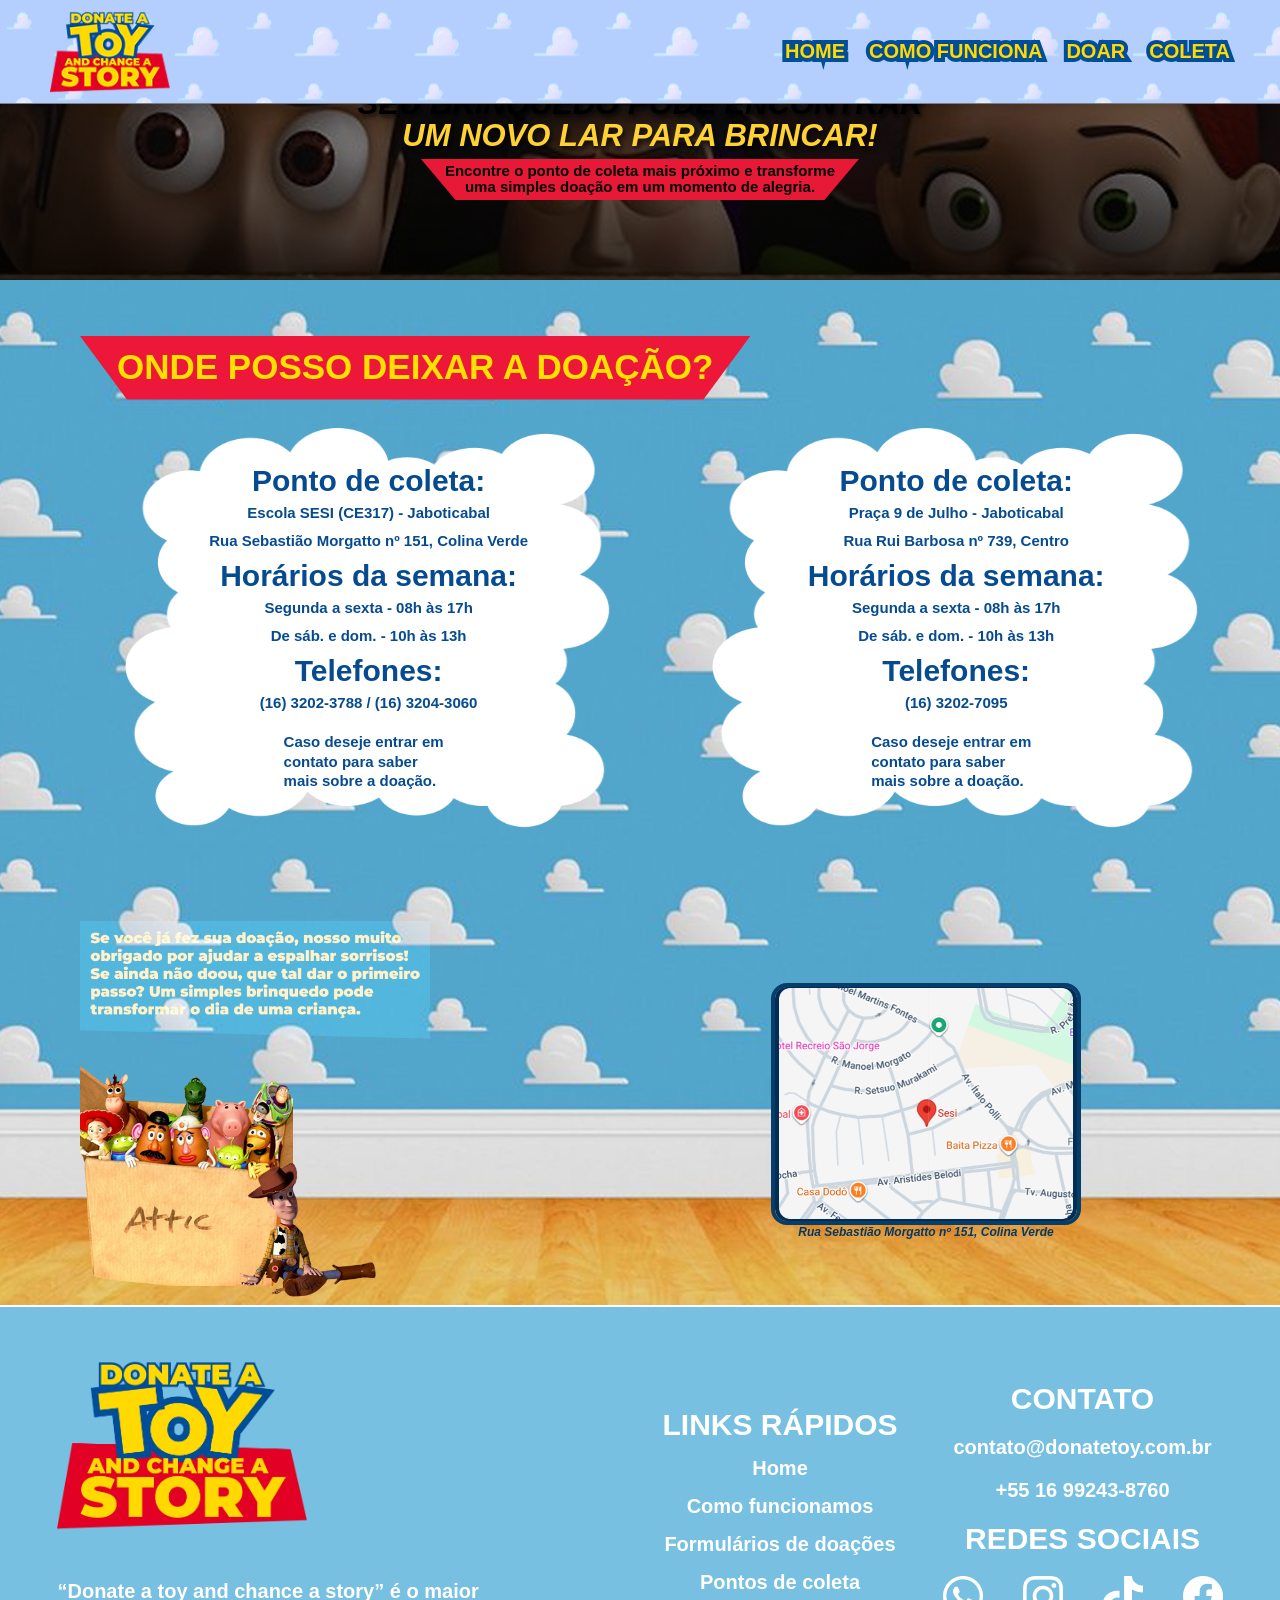
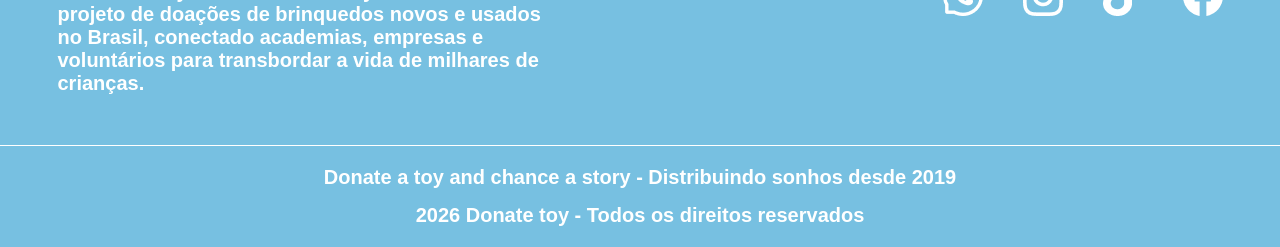
<file: ponto-de-coleta.html>
<!DOCTYPE html>
<html lang="pt-BR">

<head>
    <meta charset="UTF-8">
    <meta name="viewport" content="width=device-width, initial-scale=1.0">
    <meta name="theme-color" content="#b9d1ff">
    <title>Donate a Toy and Change a Story</title>
    <link rel="stylesheet" href="ponto-de-coleta.css">
    <link rel="icon" type="image/x-icon" href="imagens/favicon.png">
</head>

<body>
    <header>
        <div class="headerContainer">
            <button id="btnMenu" class="hamburguer"><img src="imagens/menu.png" alt="menu"></button>
            <img class="logo-toy" src="imagens/logo.png" alt="logo">
            <nav class="menu" id="menu">
                <button id="menuClose" class="menuClose">
                    <img src="imagens/close.png" alt="fechar">
                </button>
                <a href="index.html" class="menuLink">HOME</a>
                <a href="como-funciona.html" class="menuLink">COMO FUNCIONA</a>
                <a href="doar.html" class="menuLink">DOAR</a>
                <a href="ponto-de-coleta.html" class="menuLink">COLETA</a>
            </nav>
        </div>
    </header>

    <main>
        <section class="banner" id="como-funciona" aria-labelledby="titulo-banner">
            <img class="imagem-banner" src="imagens/Hero.png"
                alt="Woody, Buzz e Jessie dentro de uma caixa de brinquedos">
            <div class="conteudo-banner">
                <h1 id="titulo-banner">Seu brinquedo pode encontrar<br><span>um novo lar para brincar!</span></h1>
                <p>Encontre o ponto de coleta mais próximo e transforme<br class="quebra-desktop"> uma simples doação em
                    um momento de alegria.</p>
            </div>
        </section>

        <section class="secao-coleta" id="coleta" aria-labelledby="titulo-coleta">
            <h2 class="titulo-faixa" id="titulo-coleta">Onde posso deixar a doação?</h2>
            <div class="grade-pontos">
                <article class="cartao-ponto cartao-ponto--escola">
                    <h3>Ponto de coleta:</h3>
                    <p>Escola SESI (CE317) - Jaboticabal</p>
                    <p>Rua Sebastião Morgatto nº 151, Colina Verde</p>
                    <h3>Horários da semana:</h3>
                    <p>Segunda a sexta - 08h às 17h</p>
                    <p>De sáb. e dom. - 10h às 13h</p>
                    <h3>Telefones:</h3>
                    <p>(16) 3202-3788 / (16) 3204-3060</p>
                    <p class="observacao-ponto">Caso deseje entrar em contato para saber mais sobre a doação.</p>
                </article>
                <article class="cartao-ponto cartao-ponto--praca">
                    <h3>Ponto de coleta:</h3>
                    <p>Praça 9 de Julho - Jaboticabal</p>
                    <p>Rua Rui Barbosa nº 739, Centro</p>
                    <h3>Horários da semana:</h3>
                    <p>Segunda a sexta - 08h às 17h</p>
                    <p>De sáb. e dom. - 10h às 13h</p>
                    <h3>Telefones:</h3>
                    <p>(16) 3202-7095</p>
                    <p class="observacao-ponto">Caso deseje entrar em contato para saber mais sobre a doação.</p>
                </article>
            </div>
            <div class="chamada-doacao" id="doar">
                <div class="grupo-brinquedos">
                    <img class="imagem-mensagem" src="imagens/texto.png"
                        alt="Se você já fez sua doação, nosso muito obrigado por ajudar a espalhar sorrisos! Se ainda não doou, que tal dar o primeiro passo? Um simples brinquedo pode transformar o dia de uma criança.">
                    <img class="imagem-caixa" src="imagens/caixa.png"
                        alt="Caixa de brinquedos doada, cercada pelos personagens de Toy Story">
                </div>
                <a class="cartao-mapa" href="imagens/mapa.png" target="_blank" rel="noopener">
                    <img class="imagem-mapa" src="imagens/mapa.png"
                        alt="Mapa do ponto de coleta da Escola SESI em Jaboticabal">
                    <span>Rua Sebastião Morgatto nº 151, Colina Verde</span>
                </a>
            </div>
        </section>
    </main>

    <footer>
        <div class="footerTodo">

            <div class="Container1">
                <div class="footerLogo">
                    <img class="footer-logo" src="imagens/Logo (2).png" alt="">
                </div>

                <div class="sobre">
                    <p>“Donate a toy and chance a story” é o maior projeto de doações de brinquedos novos e usados no
                        Brasil, conectado academias, empresas e voluntários para transbordar a vida de milhares de
                        crianças.
                    </p>
                </div>
            </div>

            <div class="Container2">

                <nav class="footerMenu">
                    <h1>LINKS RÁPIDOS</h1>
                    <a href="#" class="footerLink">Home</a>
                    <a href="#" class="footerLink">Como funcionamos</a>
                    <a href="#" class="footerLink">Formulários de doações</a>
                    <a href="#" class="footerLink">Pontos de coleta</a>
                </nav>

                <div class="contato">
                    <h1>CONTATO</h1>
                    <p>contato@donatetoy.com.br</p>
                    <p>+55 16 99243-8760</p>
                    <h1>REDES SOCIAIS</h1>
                    <div class="redes">
                        <a href="#"><img src="imagens/whtasapp.png" alt="WhatsApp"></a>
                        <a href="#"><img src="imagens/instagram.png" alt="Instagram"></a>
                        <a href="#"><img src="imagens/tiktok.png" alt="TikTok"></a>
                        <a href="#"><img src="imagens/facebook.png" alt="Facebook"></a>
                    </div>
                </div>
            </div>

        </div>
        <div class="final">
            <h1>Donate a toy and chance a story - Distribuindo sonhos desde 2019</h1>
            <h1>2026 Donate toy - Todos os direitos reservados</h1>
        </div>
    </footer>


</body>

</html>
</file>
<file: style.css>
* {
    padding: 0;
    margin: 0;
    box-sizing: border-box;
}

body {
    font-family: "Montserrat", sans-serif;
}

header {
    position: fixed;
    left: 0;
    top: 0;
    width: 100%;
    z-index: 10;
    border-bottom: 1px solid gray;
    background-image: url("imagens/fundo-header.png");
    background-size: cover;
    background-position: center;
    background-repeat: no-repeat;

    .logo-toy {
        width: 140px;
        padding: 10px;
    }
}

.headerContainer {
    display: flex;
    max-width: 1200px;
    width: 100%;
    margin: 0 auto;
    justify-content: space-between;
    align-items: center;
}

.hamburguer {
    display: none;

    @media(max-width: 700px) {
        display: flex;

        img {
            width: 30px;
            height: 30px;
            padding: 0;
        }
    }
}

.menuClose {
    display: none;

    @media(max-width: 700px) {
        display: flex;
        align-self: flex-end;
        border: 0;
        background: transparent;

        img {
            width: 30px;
            height: 30px;
            padding: 5px;
        }
    }
}

.menu {
    display: flex;
    gap: 24px;
    padding-right: 10px;

    a {
        font-size: 20px;
        font-weight: 900;
        color: #FFD900;
        -webkit-text-stroke: #004E98;
        paint-order: stroke fill;
        -webkit-text-stroke-width: 8px;
        text-decoration: none;
    }

    @media(max-width: 700px) {
        background-image: url(imagens/fundo-menu.png);
        position: fixed;
        transform: translateX(-100%);
        top: 0;
        left: 0;
        background-color: #ffffff;
        width: 50%;
        height: 100vh;
        flex-direction: column;
        border-right: 1px solid gray;
    }
}

.isOpen {
    transform: translateX(0);
}

.hero {
    background-image: url(imagens/home-hero.png);
    background-size: cover;
    background-position: center;
    width: 100%;
    height: 550px;
    margin-top: 100px;
}

.containerHero {
    display: flex;
    flex-direction: column;
    justify-content: center;
    padding: 30px;
    width: 620px;

    h4 {
        color: #FFD900;
        font-weight: 800;
        background-color: #E20025;
        padding: 10px;
        align-self: flex-start;
        border-top-right-radius: 80px;
        border-bottom-right-radius: 80px;
    }

    >img {
        max-width: 450px;
        padding-top: 10px;
    }

    p {
        color: #ffffff;
        font-weight: 700;
        font-size: 18px;
        padding-top: 10px;
        padding-bottom: 10px;

        .azul-negrito {
            color: #4493DD;
            font-weight: 800;
        }

        .azul-italico {
            color: #4493DD;
            font-style: italic;
        }
    }

    .botao {
        position: relative;
        display: flex;

        @media(max-width: 520px) {
            flex-direction: column;
            align-self: flex-start;
        }

        .doação {
            display: flex;
            align-items: center;
            justify-content: center;

            img {
                position: relative;
                z-index: 1;
                width: 200px;
                height: 50px;
            }

            .doar {
                z-index: 2;
                position: absolute;
                color: #FFD900;
                font-weight: 800;
                text-decoration: none;
                padding: 10px;

                &:hover {
                    color: #ffffff;
                    transition: 0.5s;
                }
            }
        }


        .funcionamento {
            display: flex;
            align-items: center;
            justify-content: center;

            img {
                position: relative;
                z-index: 1;
                width: 250px;
                height: 50px;
            }

            .funciona {
                position: absolute;
                z-index: 2;
                color: #FFD900;
                font-weight: 800;
                text-decoration: none;
                padding: 10px;

                &:hover {
                    color: #ffffff;
                    transition: 0.5s;
                }
            }
        }

    }

    @media(max-width: 650px) {
        width: 100%;
    }
}

.missao {
    display: flex;
    background-image: url(imagens/fundo-missao.png);
    top: 1px;
    padding: 20px;
    justify-content: center;
    align-items: center;
    gap: 150px;
    background-size: cover;
    background-position: center;
    width: 100%;
    height: 550px;

    @media(max-width:1080px) {
        flex-direction: column;
        height: auto;
        gap: 12px;

        .foto {
            width: 40%;

            &:hover {
                transition: 0.8s;
                transform: scale(1.5);
                box-shadow: rgba(0, 0, 0, 0.25) 0px 14px 28px, rgba(0, 0, 0, 0.22) 0px 10px 10px;
            }
        }
    }

    @media(max-width:650px) {

        .foto {
            width: 60%;
        }
    }
}

.containerMissao {
    width: 550px;

    @media(max-width: 650px) {
        width: 100%;
    }

    h4 {
        width: 200px;
        text-align: center;
        color: #FFD900;
        font-weight: 800;
        background-color: #5B9233;
        padding: 10px;
        align-self: flex-start;
        border-top-right-radius: 80px;
        border-bottom-right-radius: 80px;

        @media(max-width: 400px) {
            width: 100%;
        }
    }

    >img {
        max-width: 450px;
        padding-top: 10px;
    }

    .novoMelhor {

        @media(max-width: 510px) {
            width: 100%;
        }
    }

    .botao {
        position: relative;
        display: flex;

        @media(max-width: 450px) {
            font-size: 70%;
        }

        .doação {
            display: flex;
            align-items: center;
            justify-content: center;

            img {
                position: relative;
                z-index: 1;


                @media(max-width: 450px) {
                    width: 70%;
                }
            }

            .doar {
                z-index: 2;
                position: absolute;
                color: #FFD900;
                font-weight: 800;
                text-decoration: none;

                &:hover {
                    color: #ffffff;
                    transition: 0.5s;
                }

                @media(max-width: 450px) {
                    align-items: center;
                    justify-content: center;
                }
            }
        }
    }
}

.textoNoAzul {
    display: flex;
    align-items: center;
    justify-content: center;
    position: relative;
    display: flex;
    max-width: 500px;

    @media(max-width: 520px) {
        flex-direction: column;
        align-self: flex-start;
    }

    @media(max-width: 500px) {
        font-size: 10px;
    }

    img {
        position: relative;
        z-index: 1;
        width: 100%;
    }

    p {
        z-index: 2;
        color: #ffffff;
        font-weight: 800;
        position: absolute;
        width: 80%;
        font-size: 11px;
        margin-top: -10px;
        margin-left: -10px;
    }
}


.impacto {
    background-image: url(imagens/fundo-azul.png);
    justify-content: center;
    align-items: center;
    background-size: cover;
    background-position: center;
    width: 100%;

    .title {
        text-align: center;
        font-size: 50px;
        font-weight: 900;
        color: #FFE96F;
        -webkit-text-stroke: #C52330;
        paint-order: stroke fill;
        -webkit-text-stroke-width: 10px;

        @media(max-width: 630px) {
            width: 60%;
            font-size: 40px;
            text-align: left;
            line-height: 40px;
            padding: 12px;
        }
    }
}

.quadrados {
    display: flex;
    justify-content: center;
    align-items: center;
    gap: 60px;
    padding-bottom: 20px;

    @media(max-width: 1300px) {
        display: grid;
        grid-template-columns: 1fr 1fr;
        gap: 20px;
    }

    @media(max-width: 650px) {
        grid-template-columns: 1fr;
    }

    @media(max-width: 590px) {
        place-items: center;
    }
}

.quadrado {
    display: flex;
    align-items: center;
    justify-content: center;
    position: relative;

    &:hover {
        transition: transform 0.3s ease, box-shadow 0.3s ease;
        transform: scale(1.05);
        box-shadow: 0 10px 25px rgba(0, 0, 0, 0.15);
    }

    @media(max-width: 590px) {
        width: 70%;
    }
}

.cubo {
    position: absolute;
    justify-content: center;
    align-items: center;
    text-align: center;
    color: #ffffff;

    h2 {
        font-weight: 900;
    }

    p {
        font-weight: 700;
    }
}

.estado-do-brinquedo {
    background-image: url(imagens/fundo-missao.png);
    justify-content: space-around;
    display: flex;
    align-items: center;
    background-size: cover;
    background-position: center;
    width: 100%;


    @media(max-width: 1130px) {
        flex-direction: column;
        height: auto;
        gap: 12px;
        padding: 12px;

        .pic {
            display: none;
        }
    }

    img {
        width: 350px;
        margin: 20px;
    }
}

.containerEstado {
    display: flex;
    flex-direction: column;
    z-index: 5;
    justify-content: center;
    align-items: flex-end;
    text-align: right;
    width: 600px;

    @media(max-width: 1130px) {
        height: auto;
        gap: 12px;

        h1 {
            text-align: center;
        }
    }

    @media(max-width: 750px) {
        align-items: center;
        width: 100%;
    }

    h1 {
        color: #FFE96F;
        -webkit-text-stroke: #C52330;
        -webkit-text-stroke-width: 10px;
        paint-order: stroke fill;
        font-weight: 900;
        font-size: 50px;
        line-height: 45px;
        margin-bottom: 12px;
    }

    .verde {
        display: flex;
        align-items: center;
        justify-content: center;
        color: white;
        font-weight: 700;
        padding: 10px;
        z-index: 2;
        font-size: 17px;
        line-height: 17px;
        background-color: #FFC548;
        border-top-left-radius: 80px;
        border-bottom-left-radius: 80px;

        @media(max-width: 1130px) {
            border-top-right-radius: 80px;
            border-bottom-right-radius: 80px;
            text-align: center;
        }

        @media(max-width: 750px) {
            width: 500px;
            padding: 20px;

        }
    }


    .laranja {
        font-weight: 800;
        background-color: #FF962D;
        padding: 10px;
        align-self: flex-start;
        border-top-left-radius: 80px;
        border-bottom-left-radius: 80px;
        color: white;
        font-weight: 800;
        font-size: 80%;

        @media(max-width: 1130px) {
            border-top-right-radius: 80px;
            border-bottom-right-radius: 80px;
            text-align: center;
        }

        @media(max-width: 750px) {
            width: 500px;
            margin: 0 auto;

        }
    }
}

.equipe {
    background-image: url(imagens/fundo-azul.png);
    justify-content: center;
    align-items: center;
    display: flex;
    flex-direction: column;
    gap: 20px;
    padding: 20px;

    h1 {
        color: #FFE96F;
        -webkit-text-stroke: #C52330;
        -webkit-text-stroke-width: 10px;
        paint-order: stroke fill;
        font-weight: 900;
        font-size: 50px;
        line-height: 45px;

        @media(max-width: 630px) {
            font-size: 40px;
            text-align: left;
            line-height: 40px;
            padding: 12px;
        }
    }

    .integrantes {
        display: flex;
        justify-content: center;
        align-items: center;

        .flip {
            width: 300px;
            height: 450px;
            position: relative;

            .frente,
            .costas {
                width: 100%;
                height: 100%;
                position: absolute;
                display: flex;
                align-items: center;
                justify-content: center;
                /* entender isso */
                -webkit-backface-visibility: hidden;
                transition: transform 0.8s ease;
                img {
                    width: 100%;
                    height: 100%;
                    object-fit: contain;
                }
            }

            .frente {
                /* entender isso */
                transform: rotateY(0deg);
            }

            .costas {
                /* entender isso */
                transform: rotateY(180deg);
            }

            &:hover {
                .frente {
                    transform: rotateY(-180deg);
                }

                .costas {
                    transform: rotateY(0deg);
                }
            }
        }



        @media(max-width: 1300px) {
            flex-wrap: wrap;
            gap: 12px;
        }
    }
}

footer {
    display: flex;
    flex-direction: column;
    background-color: #77C0E1;
    border-top: 2px solid #fff;
}

.footerTodo {
    padding-bottom: 50px;
    display: flex;
    justify-content: space-around;

    @media(max-width: 1150px) {
        flex-direction: column;
        align-items: center;

        .container2 {
            padding-top: 12px;
        }
    }

    .footer-logo {
        width: 250px;
        padding-top: 50px;
    }

    .Container1 {
        display: flex;
        flex-direction: column;
        justify-content: flex-start;
        gap: 45px;

        @media(max-width:1150px) {
            display: flex;
            text-align: center;

        }

        p {
            color: #fff;
            font-size: 20px;
            font-weight: 700;
            max-width: 490px;
        }
    }

    .Container2 {
        display: flex;
        align-items: flex-start;
        justify-content: center;
        align-items: center;
        gap: 45px;

        @media(max-width:1150px) {
            padding-top: 30px;
            align-items: center;
        }

        @media(max-width:650px) {
            flex-direction: column;

            .footerMenu {
                display: flex;
                justify-content: center;
                align-items: center;
                text-align: center;
            }
        }

        .footerMenu {
            display: flex;
            flex-direction: column;
            align-items: center;
        }

        .contato {
            display: flex;
            flex-direction: column;
            text-align: center;
            gap: 20px;
        }

        .redes {
            display: flex;
            flex-direction: flex-start;
            gap: 40px;

            @media(max-width:615px) {
                text-align: center;
                align-items: center;
            }

            img {
                width: 40px;
                height: 40px;
            }
        }

        nav {
            display: flex;
            flex-direction: column;
            gap: 15px;
        }

        h1 {
            color: #fff;
            font-size: 30px;
            font-weight: 700;
        }

        a,
        p {
            color: #fff;
            font-size: 20px;
            font-weight: 700;
            text-decoration: none;
        }
    }
}

.final {
    border-top: 1px solid #fff;
    background-color: #77C0E1;
    display: flex;
    flex-direction: column;
    justify-content: center;
    align-items: center;
    gap: 15px;
    padding-top: 20px;
    padding-bottom: 20px;

    @media(max-width:1115px) {
        text-align: center;
        align-items: center;
    }

    h1 {
        color: #fff;
        font-size: 20px;
        font-weight: 700;
    }
}
</file>
<file: como-funciona.css>
* {
    padding: 0;
    margin: 0;
    box-sizing: border-box;
}

body {
    font-family: "Montserrat", sans-serif;
}

header {
    position: fixed;
    left: 0;
    top: 0;
    width: 100%;
    z-index: 10;
    border-bottom: 1px solid gray;
    background-image: url("imagens/fundo-header.png");
    background-size: cover;
    background-position: center;
    background-repeat: no-repeat;

    .logo-toy {
        width: 140px;
        padding: 10px;
    }
}

.headerContainer {
    display: flex;
    max-width: 1200px;
    width: 100%;
    margin: 0 auto;
    justify-content: space-between;
    align-items: center;
}

.hamburguer {
    display: none;

    @media(max-width: 700px) {
        display: flex;

        img {
            width: 30px;
            height: 30px;
            padding: 0;
        }
    }
}

.menuClose {
    display: none;

    @media(max-width: 700px) {
        display: flex;
        align-self: flex-end;
        border: 0;
        background: transparent;

        img {
            width: 30px;
            height: 30px;
            padding: 5px;
        }
    }
}

.menu {
    display: flex;
    gap: 24px;
    padding-right: 10px;

    a {
        font-size: 20px;
        font-weight: 900;
        color: #FFD900;
        -webkit-text-stroke: #004E98;
        paint-order: stroke fill;
        -webkit-text-stroke-width: 8px;
        text-decoration: none;
    }

    @media(max-width: 700px) {
        background-image: url(imagens/fundo-menu.png);
        position: fixed;
        transform: translateX(-100%);
        top: 0;
        left: 0;
        background-color: #ffffff;
        width: 50%;
        height: 100vh;
        flex-direction: column;
        border-right: 1px solid gray;
    }
}

.isOpen {
    transform: translateX(0);
}

.hero {
    margin-top: 60px;
    background-image: url(imagens/fundo-personagens.png);
    background-position: center;
    background-size: cover;
    height: 85vh;
    width: 100%;
    display: flex;
    flex-direction: column;
    align-items: center;
    text-align: center;
    gap: 25px;

    @media(max-width: 900px) {
        gap: 20px;

        .hero-title {
            font-size: 40px;
        }
    }

    .frase {
        display: flex;
        align-items: center;
        justify-content: center;
    }

    .frase-vermelho {
        position: relative;
        width: 500px;
        height: auto;
        display: block;
    }

    p {
        position: absolute;
        color: #FFC548;
        max-width: 320px;
        font-size: 25px;
        font-weight: 700;
    }

    h1 {
        padding-top: 15%;
        font-size: 50px;
        font-weight: 700;
        max-width: 70%;
        color: #fff;

        span {
            color: #FFD900;
        }
    }
}

.etapas {
    background-image: url(imagens/Fundo.png);
    background-position: center;
    background-size: cover;
    width: 100%;
    padding-bottom: 150px;
    position: relative;

    .como {
        padding-top: 50px;
        padding-left: 50px;
        -webkit-text-stroke: 7px #E20025;
        paint-order: stroke fill;
        color: #FFD900;
        font-size: 40px;
    }

    .aqui {
        padding-left: 50px;
        color: #fff;
        font-size: 25px;
        font-weight: 700;
        -webkit-text-stroke: 2px #004E98;
        paint-order: stroke fill;
        padding-bottom: 32px;
    }

    .passo-a-passo {
        display: flex;
        justify-content: space-around;
        align-items: center;
        gap: 25px;

        @media(max-width: 1200px) {
            flex-wrap: wrap;
        }

        .etapa {
            position: relative;
            display: flex;
            flex-direction: column;
            max-width: 320px;
            background-color: #77C0E1;
            border: solid 5px #004E98;
            border-radius: 15px;
            padding: 20px;
            gap: 15px;

            .guardas {
                width: 100px;
            }

            img {
                position: absolute;
                height: 60px;
                width: 60px;
                right: -5px;
                bottom: -3px;
            }

            .primeiro {
                display: flex;
                justify-content: flex-start;
                align-items: center;
                gap: 15px;
            }

            p,
            h1 {
                color: #fff;
                font-size: 20px;
                font-weight: 750;
            }

            .um {
                display: flex;
                justify-content: center;
                align-items: center;
                color: #fff;
                background-color: #ffffff3d;
                border: solid 3px #fff;
                border-radius: 50%;
                width: 50px;
                height: 50px;
            }

        }

        .dois {
            background-color: #EBD035;
            border: 5px solid #8B7700;
        }

        .tres {
            background-color: #C52330;
            border: 5px solid #831720;
        }

        .quatro {
            background-color: #5B9233;
            border: 5px solid #284711;
        }
    }

}

.nuvem {
    padding-left: 30px;

    img {
        position: relative;
        height: 30%;
        width: 100%;
    }

    h1 {
        color: #FFD900;
        font-size: 40px;
        font-weight: 900;
        -webkit-text-stroke: 7px #E20025;
        paint-order: stroke fill;
    }

    p {
        color: #fff;
        font-size: 25px;
        font-weight: 900;
        -webkit-text-stroke: 4px #004E98;
        paint-order: stroke fill;
    }
}

.conta-todo {
    display: flex;
    justify-content: space-around;
    align-items: center;

    @media(max-width: 1200px) {
        flex-wrap: wrap;

    }
}

.catalogo-cont {
    position: relative;
    padding: 5px;
    padding-top: 25px;

    @media(max-width:790px) {
        padding: 5px;
        padding-top: 25px;
    }

    .classificacao-titulo {
        position: absolute;
        color: #FFD900;
        font-size: 30px;
        font-weight: 900;
        -webkit-text-stroke: 7px #E20025;
        paint-order: stroke fill;
        top: 40px;
        left: 80px;
    }

    .azul-escuro {
        color: #fff;
        font-size: 20px;
        font-weight: 700;
    }

    .frase-azul {
        padding-left: 20px;
        position: relative;
        width: 600px;
        height: auto;
        display: block;

        @media(max-width: 630px) {
            max-width: 100%;
        }
    }

    p {
        top: 80px;
        left: 80px;
        height: 100%;
        position: absolute;
    }
}

.catalogo-brinquedos {
    background-image: url(imagens/fundo-ceu.png);
    background-position: center;
    background-size: cover;
    width: auto;
    height: auto;
}


.veja {
    position: relative;
    display: flex;
    align-items: center;
    justify-content: flex-start;
    padding-top: 55px;
    padding-left: 30px;
    padding-bottom: 40px;

    img {
        position: absolute;
        z-index: 1;
    }

    h1 {
        padding-left: 12px;
        color: #fff;
        font-size: 25px;
        font-weight: 700;
        position: absolute;
        z-index: 2;
    }
}

.classificacao {
    display: flex;
    flex-wrap: wrap;
    padding-right: 30px;
    padding-left: 30px;
    gap: 15px;
    justify-content: flex-end;
    padding-top: 40px;
    @media(max-width: 1200px) {
        display: flex;
        
    }
}

.cartao {
    background-color: #ffffff50;
    border: 5px solid #fff;
    width: 105px;
    height: 120px;
    display: flex;
    justify-content: center;
    align-items: center;

    img {
        width: 80px;
        height: 80px;
    }
}

.text {
    text-align: center;
    font-size: 10px;
    font-weight: 100;
}


.brinquedo {
    position: relative;
    background-color: #ffffff50;
    border: 5px solid #fff;
    border-radius: 5px;
    width: 160px;
    height: 160px;
    display: flex;
    flex-direction: column;
    align-items: center;

    .img-toy {
        width: 125px;
        height: 125px;
        padding: 10px;
    }

    .pequeno {
        width: 40px;
        height: 40px;
        position: absolute;
        right: 0;
        bottom: 0;
    }
}

.classe {
    padding: 15px;
    border-radius: 5px;
    width: 150px;
    height: 205px;
}

.carrinho {
    background-color: #D3B339;
    padding: 15px;
    border: 5px solid #917B2A;
    border-radius: 5px;

    p {
        color: #fff;
        font-size: 20px;
        font-weight: 700;
    }
}

.pelucia {
    background-color: #C52330;
    padding: 15px;
    border: 5px solid #831720;
    border-radius: 5px;

    p {
        color: #fff;
        font-size: 20px;
        font-weight: 700;
    }
}

.blocos {
    background-color: #35ABE3;
    padding: 15px;
    border: 5px solid #126B96;
    border-radius: 5px;

    p {
        color: #fff;
        font-size: 20px;
        font-weight: 700;
    }
}

.bola {
    background-color: #5B9233;
    padding: 15px;
    border: 5px solid #284711;
    border-radius: 5px;

    p {
        color: #fff;
        font-size: 20px;
        font-weight: 700;
    }
}

.brinquedos {
    display: flex;
    justify-content: space-around;
    align-items: center;
    gap: 25px;
}

.catalogo-t {
    display: flex;
    flex-wrap: wrap;
    align-items: center;
    justify-content: space-around;
    gap: 50px;
    padding: 50px 120px;
}

.cards-brinquedos {
    display: flex;
    align-items: center;
}

.catalogo {
    display: flex;
    flex-direction: column;
    align-items: center;
    gap: 15px;
    width: 230px;
    height: 310px;
}

.description {
    display: flex;
    flex-direction: column;
    align-items: center;
    gap: 15px;
    max-width: 200px;

    span {
        color: #FFD900;
        font-size: 20px;
        font-weight: 700;
        -webkit-text-stroke: 3px #004E98;
        paint-order: stroke fill;
    }

    h1 {
        color: #fff;
        font-size: 20px;
        font-weight: 700;
        text-align: center;
        -webkit-text-stroke: 3px #004E98;
        paint-order: stroke fill;
    }


    .botao {
        position: relative;
        cursor: pointer;
        a {
            color: #fff;
            text-decoration: none;
            &:hover {
                color: #FFD900;
            }
        }

    }

    .btn-doar {
        border: solid 1px #004E98;
        position: absolute;
        padding: 5px 15px;
        font-size: 16px;
        font-weight: bold;
        color: #fff;
        cursor: pointer;
        top: 5px;
        left: 35px;
        background-color: #004E98;
    }
}


footer {
    display: flex;
    flex-direction: column;
    background-color: #77C0E1;
    border-top: 2px solid #fff;
}

.footerTodo {
    padding-bottom: 50px;
    display: flex;
    justify-content: space-around;

    @media(max-width: 1150px) {
        flex-direction: column;
        align-items: center;

        .container2 {
            padding-top: 12px;
        }
    }

    .footer-logo {
        width: 250px;
        padding-top: 50px;
    }

    .Container1 {
        display: flex;
        flex-direction: column;
        justify-content: flex-start;
        gap: 45px;

        @media(max-width:1150px) {
            display: flex;
            text-align: center;

        }

        p {
            color: #fff;
            font-size: 20px;
            font-weight: 700;
            max-width: 490px;
        }
    }

    .Container2 {
        display: flex;
        align-items: flex-start;
        justify-content: center;
        align-items: center;
        gap: 45px;

        @media(max-width:1150px) {
            padding-top: 30px;
            align-items: center;
        }

        @media(max-width:650px) {
            flex-direction: column;

            .footerMenu {
                display: flex;
                justify-content: center;
                align-items: center;
                text-align: center;
            }
        }

        .footerMenu {
            display: flex;
            flex-direction: column;
            align-items: center;
        }

        .contato {
            display: flex;
            flex-direction: column;
            text-align: center;
            gap: 20px;
        }

        .redes {
            display: flex;
            flex-direction: flex-start;
            gap: 40px;

            @media(max-width:615px) {
                text-align: center;
                align-items: center;
            }

            img {
                width: 40px;
                height: 40px;
            }
        }

        nav {
            display: flex;
            flex-direction: column;
            gap: 15px;
        }

        h1 {
            color: #fff;
            font-size: 30px;
            font-weight: 700;
        }

        a,
        p {
            color: #fff;
            font-size: 20px;
            font-weight: 700;
            text-decoration: none;
        }
    }
}

.final {
    border-top: 1px solid #fff;
    background-color: #77C0E1;
    display: flex;
    flex-direction: column;
    justify-content: center;
    align-items: center;
    gap: 15px;
    padding-top: 20px;
    padding-bottom: 20px;

    @media(max-width:1115px) {
        text-align: center;
        align-items: center;
    }

    h1 {
        color: #fff;
        font-size: 20px;
        font-weight: 700;
    }
}
</file>
<file: doar.css>
* {
    padding: 0;
    margin: 0;
    box-sizing: border-box;
}

body {
    font-family: "Montserrat", sans-serif;
}

header {
    position: fixed;
    left: 0;
    top: 0;
    width: 100%;
    z-index: 10;
    border-bottom: 1px solid gray;
    background-image: url("imagens/fundo-header.png");
    background-size: cover;
    background-position: center;
    background-repeat: no-repeat;

    .logo-toy {
        width: 140px;
        padding: 10px;
    }
}

.headerContainer {
    display: flex;
    max-width: 1200px;
    width: 100%;
    margin: 0 auto;
    justify-content: space-between;
    align-items: center;
}

.hamburguer {
    display: none;

    @media(max-width: 700px) {
        display: flex;

        img {
            width: 30px;
            height: 30px;
            padding: 0;
        }
    }
}

.menuClose {
    display: none;

    @media(max-width: 700px) {
        display: flex;
        align-self: flex-end;
        border: 0;
        background: transparent;

        img {
            width: 30px;
            height: 30px;
            padding: 5px;
        }
    }
}

.menu {
    display: flex;
    gap: 24px;
    padding-right: 10px;

    a {
        font-size: 20px;
        font-weight: 900;
        color: #FFD900;
        -webkit-text-stroke: #004E98;
        paint-order: stroke fill;
        -webkit-text-stroke-width: 8px;
        text-decoration: none;
    }

    @media(max-width: 700px) {
        background-image: url(imagens/fundo-menu.png);
        position: fixed;
        transform: translateX(-100%);
        top: 0;
        left: 0;
        background-color: #ffffff;
        width: 50%;
        height: 100vh;
        flex-direction: column;
        border-right: 1px solid gray;
    }
}

.isOpen {
    transform: translateX(0);
}

.hero {
    h1 {
        width: 800px;
        font-size: 43px;
    }

    align-items: center;
    display: flex;
    text-align: center;
    justify-content: center;
    flex-direction: column;
    color: white;
    background-image: url(imagens/fundo-img.png);
    background-position: center;
    background-size: cover;
    height: 600px;

    .card-vermelho {

        position: relative;
        width: 800px;
        height: auto;
        display: block;

    }

    .frase {
        display: flex;
        align-items: center;
        justify-content: center;
    }

    p {
        position: absolute;
        color: #FFC548;
        max-width: 720px;
        font-size: 25px;
        font-weight: 700;
    }

    span {
        color: #FFC548;
    }
}

/* TABLET */
@media (max-width: 900px) {
    .hero {
        height: 600px;
        padding: 20px;
        box-sizing: border-box;

        h1 {
            width: 90%;
            font-size: 36px;
        }

        .card-vermelho {
            width: 90%;
            max-width: 700px;
        }

        p {
            max-width: 80%;
            font-size: 21px;
        }
    }
}


/* CELULAR */
@media (max-width: 600px) {
    .hero {
        min-height: 100vh;
        height: auto;
        padding: 20px 10px;
        box-sizing: border-box;

        h1 {
            width: 95%;
            font-size: 27px;
            line-height: 1.2;
        }

        .frase {
            width: 100%;
            

        }

        .card-vermelho {
            width: 100%;
            height: auto;
        }

        p {
            position: absolute;
            width: 80%;
            max-width: 350px;
            font-size: 14px;
            line-height: 1.3;
        }

        span {
            color: #FFC548;
        }
    }
}


/* CELULARES PEQUENOS */
@media (max-width: 400px) {
    .hero {
        h1 {
            font-size: 23px;
            flex-direction: column;
        }

        .card-vermelho {
            width: 98%;
        }

        p {
            width: 78%;
            font-size: 13px;
        }
    }
}

.dados {
    H1 {
        font-size: 43px;
        padding: 20px;
        color: #FFC548;
        -webkit-text-stroke: #004E98;
        -webkit-text-stroke-width: 10px;
        paint-order: stroke fill;
        display: flex;
        justify-content: center;

    }

    background-image: url(imagens/fundo_dado.png);
}

.dado {
    height: 370px;
    align-items: center;
    justify-content: center;
    display: flex;
    gap: 100px;

}

.dados {
    background-image: url(imagens/fundo_dado.png);
    background-size: cover;
    background-position: center;
    min-height: 100vh;

    h1 {
        font-size: 43px;
        padding: 20px;
        margin: 0;
        color: #FFC548;
        -webkit-text-stroke: 10px #004E98;
        paint-order: stroke fill;

        display: flex;
        justify-content: center;
        text-align: center;
    }
}

.dado {
    min-height: 370px;

    align-items: center;
    justify-content: center;
    display: flex;

    gap: 100px;
}


/* ========================= */
/* TABLET */
/* ========================= */

@media (max-width: 1000px) {

    .dados h1 {
        font-size: 36px;
        -webkit-text-stroke-width: 7px;
    }

    .dado {
        gap: 50px;
        flex-wrap: wrap;
        padding: 20px;
    }
}


/* ========================= */
/* CELULAR */
/* ========================= */

@media (max-width: 600px) {

    .dados {
        min-height: 100vh;

        h1 {
            font-size: 28px;
            padding: 15px 10px;

            -webkit-text-stroke-width: 5px;
            line-height: 1.2;
        }
    }

    .dado {
        min-height: auto;

        display: flex;
        flex-wrap: wrap;

        gap: 25px;

        padding: 30px 15px;
    }

    .dado img {
        width: 130px;
        height: auto;
    }
}


/* ========================= */
/* CELULAR PEQUENO */
/* ========================= */

@media (max-width: 400px) {

    .dados h1 {
        font-size: 23px;
        -webkit-text-stroke-width: 4px;
    }

    .dado {
        gap: 15px;
    }

    .dado img {
        width: 110px;
    }
}

.responder {
    height: 1200px;
    display: flex;
    flex-direction: column;

    .formulario-titulo {
        display: flex;
        align-items: center;
        gap: 12px;
    }

    .verde {
        font-weight: 700;

        .tb {
            width: 50%;

            #brinquedo {
                height: 60px;
            }
        }

        .contador {
            text-align: center;
            width: 50%;
            height: 90px;

            h2 {
                font-size: 20px;
            }

            .junto {

                display: flex;
                border: solid 2px;
                padding: 6px;
                border-radius: 12px;
                justify-content: space-around;

                #aumentar {
                    width: 25%;
                    background-color: #EADCD3;
                    border-radius: 10px;
                }

                #contador {
                    width: 40%;

                }

                #diminuir {
                    width: 25%;
                    background-color: #EADCD3;
                    border: solid 1px;
                    border-radius: 10px;
                }
            }

        }

        .d2 {
            width: 30px;
        }

        .t2 {
            display: flex;
            align-items: center;
            gap: 12px;
        }

        color: #416825;

        h2 {
            color: black;
        }

        .linha1 {
            color: black;
            font-size: 20px;
            padding-top: 10px;
            display: flex;
            gap: 12px;
            justify-content: space-around;

            select {

                width: 100%;
                height: 40px;

                background-color: #eaded7;
                border: 2px solid #aaa09a;
                border-radius: 11px;

                color: #88817c;
                font-size: 13px;

                padding: 0;
                outline: none;
            }

            /* Cada opção */
            option {
                background-color: #eaded7;
                color: #88817c;
                padding: 12px;
            }

            /* Quando passar o mouse */
            select:hover {
                border-color: #3c702c;
            }

            /* Quando clicar */
            select:focus {
                border-color: #3c702c;
            }
        }
    }

    .vermelho {
        color: #E20025;

        .d1 {
            width: 30px;
        }

        .escrita {
            color: black;
            display: flex;
            flex-direction: column;
            gap: 5px;
            font-size: 18px;

            input {
                padding: 12px;
                border-radius: 12px;
                border: 0;
                border: solid 3px #9D908A;
                color: #EADCD3;
            }
        }
    }
}

form {
    background-color: #EADCD3;
    width: 700px;
    margin: 0 auto;
    padding: 24px;
    height: 1300px;
}

.nuvem {
    padding: 30px;
}

.azul {
    .t3 {

        display: flex;
        align-items: center;
        gap: 12px;
    }

    .d3 {
        width: 30px;
    }

    color: #004E98;

    .caixa {
        display: flex;
        gap: 15px;
    }

    .casa {
        border: solid 3px #C2B1A9;
        display: flex;
        width: 50%;
        color: black;
        border-radius: 10px;
        padding: 10px;
        gap: 5px;
    }

    .caminhao-container {
        position: relative;
        width: 50%;

        .caminhao {
            position: absolute;
            border: solid 3px #C2B1A9;
            display: flex;
            width: 100%;
            height: 100%;
            color: black;
            border-radius: 10px;
            padding: 10px;
            gap: 5px;
        }

        .caminhao-escondido {
            gap: 10px;
            background-color: #EADCD3;
            font-size: 10px;
            color: black;
            display: none;
            position: absolute;
            left: 0;
            bottom: -106px;
            border: 3px solid #C2B1A9;

            .truck {
                display: flex;
                flex-direction: column;
            }

            button {
                background-color: #004E98;
                height: 30px;
                width: 120px;
                border-radius: 5px;
                border: none;
                color: white;
            }
        }
    }
}

.amarelo {
    color: #DDAB3D;
    display: flex;
    justify-content: center;
    flex-direction: column;
    align-items: center;

    .t4 {
        align-self: flex-start;
        display: flex;
        align-items: center;
        gap: 12px;
    }

    .d4 {
        width: 30px;
    }


    button {
        height: 90px;
        width: 80%;
        font-size: 20px;
        font-weight: 700;
        border-radius: 10px;
        background-color: #DDAB3D;
        border: none;
    }

    .cadeado {
        padding-top: 5px;
        display: flex;
        align-items: center;
        justify-content: center;


        img {
            height: 30px;
            width: 30px;
        }

        p {
            color: black;
            padding-top: 5px;
        }
    }
}

/* FOOTER */

footer {
    display: flex;
    flex-direction: column;
    background-color: #77C0E1;
    border-top: 2px solid #fff;
}

.footerTodo {
     padding-bottom: 50px;
    display: flex;
    justify-content: space-around;

    @media(max-width: 1150px) {
        flex-direction: column;
        align-items: center;

        .container2 {
            padding-top: 12px;
        }
    }

    .footer-logo {
        width: 250px;
        padding-top: 50px;
    }

    .Container1 {
        display: flex;
        flex-direction: column;
        justify-content: flex-start;
        gap: 45px;

        @media(max-width:1150px) {
            display: flex;
            text-align: center;
        }

        p {
            color: #fff;
            font-size: 20px;
            font-weight: 700;
            max-width: 490px;
        }
    }

    .Container2 {
        display: flex;
        align-items: center;
        align-content: center;
        gap: 45px;

        @media(max-width:1150px) {
            padding-top: 30px;
            align-items: center;
        }

        @media(max-width:650px) {
            flex-direction: column;


            footerMenu {
                display: flex;
                justify-content: center;
                align-items: center;
                text-align: center;
            }
        }

        .contato {
            display: flex;
            flex-direction: column;
            gap: 15px;
        }

        .redes {
            display: flex;
            flex-direction: flex-start;
            gap: 40px;

            img {
                width: 40px;
                height: 40px;
            }
        }

        nav {
            display: flex;
            flex-direction: column;
            gap: 15px;
        }

        h1 {
            color: #fff;
            font-size: 30px;
            font-weight: 700;
        }

        a,
        p {
            color: #fff;
            font-size: 20px;
            font-weight: 700;
            text-decoration: none;
        }
    }
}

.final {
    border-top: 1px solid #fff;
    background-color: #77C0E1;
    display: flex;
    flex-direction: column;
    justify-content: center;
    align-items: center;
    gap: 15px;
    padding-top: 20px;
    padding-bottom: 20px;

    @media(max-width:1115px) {
        text-align: center;
        align-items: center;
    }

    h1 {
        color: #fff;
        font-size: 20px;
        font-weight: 700;
    }
}

.fundoform {
    background-color: #5990A9;

    .plumas{
        height: 300px;
        
    }

    img {
        width: 100%;
    }
}
</file>
<file: home.css>
* {
    padding: 0;
    margin: 0;
    box-sizing: border-box;
}

body {
    font-family: "Montserrat", sans-serif;
}

header {
    position: fixed;
    left: 0;
    top: 0;
    width: 100%;
    z-index: 10;
    border-bottom: 1px solid gray;
    background-image: url("imagens/fundo-header.png");
    background-size: cover;
    background-position: center;
    background-repeat: no-repeat;

    .logo-toy {
        width: 140px;
        padding: 10px;
    }
}

.headerContainer {
    display: flex;
    max-width: 1200px;
    width: 100%;
    margin: 0 auto;
    justify-content: space-between;
    align-items: center;
}

.hamburguer {
    display: none;

    @media(max-width: 700px) {
        display: flex;

        img {
            width: 30px;
            height: 30px;
            padding: 0;
        }
    }
}

.menuClose {
    display: none;

    @media(max-width: 700px) {
        display: flex;
        align-self: flex-end;
        border: 0;
        background: transparent;

        img {
            width: 30px;
            height: 30px;
            padding: 5px;
        }
    }
}

.menu {
    display: flex;
    gap: 24px;
    padding-right: 10px;

    a {
        font-size: 20px;
        font-weight: 900;
        color: #FFD900;
        -webkit-text-stroke: #004E98;
        paint-order: stroke fill;
        -webkit-text-stroke-width: 8px;
        text-decoration: none;
    }

    @media(max-width: 700px) {
        background-image: url(imagens/fundo-menu.png);
        position: fixed;
        transform: translateX(-100%);
        top: 0;
        left: 0;
        background-color: #ffffff;
        width: 50%;
        height: 100vh;
        flex-direction: column;
        border-right: 1px solid gray;
    }
}

.isOpen {
    transform: translateX(0);
}

.hero {
    background-image: url(imagens/home-hero.png);
    background-size: cover;
    background-position: center;
    width: 100%;
    height: 550px;
    margin-top: 100px;
}

.containerHero {
    display: flex;
    flex-direction: column;
    justify-content: center;
    padding: 30px;
    width: 620px;

    h4 {
        color: #FFD900;
        font-weight: 800;
        background-color: #E20025;
        padding: 10px;
        align-self: flex-start;
        border-top-right-radius: 80px;
        border-bottom-right-radius: 80px;
    }

    >img {
        max-width: 450px;
        padding-top: 10px;
    }

    p {
        color: #ffffff;
        font-weight: 700;
        font-size: 18px;
        padding-top: 10px;
        padding-bottom: 10px;

        .azul-negrito {
            color: #4493DD;
            font-weight: 800;
        }

        .azul-italico {
            color: #4493DD;
            font-style: italic;
        }
    }

    .botao {
        position: relative;
        display: flex;

        @media(max-width: 520px) {
            flex-direction: column;
            align-self: flex-start;
        }

        .doação {
            display: flex;
            align-items: center;
            justify-content: center;

            img {
                position: relative;
                z-index: 1;
                width: 200px;
                height: 50px;
            }

            .doar {
                z-index: 2;
                position: absolute;
                color: #FFD900;
                font-weight: 800;
                text-decoration: none;
                padding: 10px;

                &:hover {
                    color: #ffffff;
                    transition: 0.5s;
                }
            }
        }


        .funcionamento {
            display: flex;
            align-items: center;
            justify-content: center;

            img {
                position: relative;
                z-index: 1;
                width: 250px;
                height: 50px;
            }

            .funciona {
                position: absolute;
                z-index: 2;
                color: #FFD900;
                font-weight: 800;
                text-decoration: none;
                padding: 10px;

                &:hover {
                    color: #ffffff;
                    transition: 0.5s;
                }
            }
        }

    }

    @media(max-width: 650px) {
        width: 100%;
    }
}

.missao {
    display: flex;
    background-image: url(imagens/fundo-missao.png);
    top: 1px;
    padding: 20px;
    justify-content: center;
    align-items: center;
    gap: 150px;
    background-size: cover;
    background-position: center;
    width: 100%;
    height: 550px;

    @media(max-width:1080px) {
        flex-direction: column;
        height: auto;
        gap: 12px;

        .foto {
            width: 40%;

            &:hover {
                transition: 0.8s;
                transform: scale(1.5);
                box-shadow: rgba(0, 0, 0, 0.25) 0px 14px 28px, rgba(0, 0, 0, 0.22) 0px 10px 10px;
            }
        }
    }

    @media(max-width:650px) {

        .foto {
            width: 60%;
        }
    }
}

.containerMissao {
    width: 550px;

    @media(max-width: 650px) {
        width: 100%;
    }

    h4 {
        width: 200px;
        text-align: center;
        color: #FFD900;
        font-weight: 800;
        background-color: #5B9233;
        padding: 10px;
        align-self: flex-start;
        border-top-right-radius: 80px;
        border-bottom-right-radius: 80px;

        @media(max-width: 400px) {
            width: 100%;
        }
    }

    >img {
        max-width: 450px;
        padding-top: 10px;
    }

    .novoMelhor {

        @media(max-width: 510px) {
            width: 100%;
        }
    }

    .botao {
        position: relative;
        display: flex;

        @media(max-width: 450px) {
            font-size: 70%;
        }

        .doação {
            display: flex;
            align-items: center;
            justify-content: center;

            img {
                position: relative;
                z-index: 1;


                @media(max-width: 450px) {
                    width: 70%;
                }
            }

            .doar {
                z-index: 2;
                position: absolute;
                color: #FFD900;
                font-weight: 800;
                text-decoration: none;

                &:hover {
                    color: #ffffff;
                    transition: 0.5s;
                }

                @media(max-width: 450px) {
                    align-items: center;
                    justify-content: center;
                }
            }
        }
    }
}

.textoNoAzul {
    display: flex;
    align-items: center;
    justify-content: center;
    position: relative;
    display: flex;
    max-width: 500px;

    @media(max-width: 520px) {
        flex-direction: column;
        align-self: flex-start;
    }

    @media(max-width: 500px) {
        font-size: 10px;
    }

    img {
        position: relative;
        z-index: 1;
        width: 100%;
    }

    p {
        z-index: 2;
        color: #ffffff;
        font-weight: 800;
        position: absolute;
        width: 80%;
        font-size: 11px;
        margin-top: -10px;
        margin-left: -10px;
    }
}


.impacto {
    background-image: url(imagens/fundo-azul.png);
    justify-content: center;
    align-items: center;
    background-size: cover;
    background-position: center;
    width: 100%;

    .title {
        text-align: center;
        font-size: 50px;
        font-weight: 900;
        color: #FFE96F;
        -webkit-text-stroke: #C52330;
        paint-order: stroke fill;
        -webkit-text-stroke-width: 10px;

        @media(max-width: 630px) {
            width: 60%;
            font-size: 40px;
            text-align: left;
            line-height: 40px;
            padding: 12px;
        }
    }
}

.quadrados {
    display: flex;
    justify-content: center;
    align-items: center;
    gap: 60px;
    padding-bottom: 20px;

    @media(max-width: 1300px) {
        display: grid;
        grid-template-columns: 1fr 1fr;
        gap: 20px;
    }

    @media(max-width: 650px) {
        grid-template-columns: 1fr;
    }

    @media(max-width: 590px) {
        place-items: center;
    }
}

.quadrado {
    display: flex;
    align-items: center;
    justify-content: center;
    position: relative;

    &:hover {
        transition: transform 0.3s ease, box-shadow 0.3s ease;
        transform: scale(1.05);
        box-shadow: 0 10px 25px rgba(0, 0, 0, 0.15);
    }

    @media(max-width: 590px) {
        width: 70%;
    }
}

.cubo {
    position: absolute;
    justify-content: center;
    align-items: center;
    text-align: center;
    color: #ffffff;

    h2 {
        font-weight: 900;
    }

    p {
        font-weight: 700;
    }
}

.estado-do-brinquedo {
    background-image: url(imagens/fundo-missao.png);
    justify-content: space-around;
    display: flex;
    align-items: center;
    background-size: cover;
    background-position: center;
    width: 100%;


    @media(max-width: 1130px) {
        flex-direction: column;
        height: auto;
        gap: 12px;
        padding: 12px;

        .pic {
            display: none;
        }
    }

    img {
        width: 350px;
        margin: 20px;
    }
}

.containerEstado {
    display: flex;
    flex-direction: column;
    z-index: 5;
    justify-content: center;
    align-items: flex-end;
    text-align: right;
    width: 600px;

    @media(max-width: 1130px) {
        height: auto;
        gap: 12px;

        h1 {
            text-align: center;
        }
    }

    @media(max-width: 750px) {
        align-items: center;
        width: 100%;
    }

    h1 {
        color: #FFE96F;
        -webkit-text-stroke: #C52330;
        -webkit-text-stroke-width: 10px;
        paint-order: stroke fill;
        font-weight: 900;
        font-size: 50px;
        line-height: 45px;
        margin-bottom: 12px;
    }

    .verde {
        display: flex;
        align-items: center;
        justify-content: center;
        color: white;
        font-weight: 700;
        padding: 10px;
        z-index: 2;
        font-size: 17px;
        line-height: 17px;
        background-color: #FFC548;
        border-top-left-radius: 80px;
        border-bottom-left-radius: 80px;

        @media(max-width: 1130px) {
            border-top-right-radius: 80px;
            border-bottom-right-radius: 80px;
            text-align: center;
        }

        @media(max-width: 750px) {
            width: 500px;
            padding: 20px;

        }
    }


    .laranja {
        font-weight: 800;
        background-color: #FF962D;
        padding: 10px;
        align-self: flex-start;
        border-top-left-radius: 80px;
        border-bottom-left-radius: 80px;
        color: white;
        font-weight: 800;
        font-size: 80%;

        @media(max-width: 1130px) {
            border-top-right-radius: 80px;
            border-bottom-right-radius: 80px;
            text-align: center;
        }

        @media(max-width: 750px) {
            width: 500px;
            margin: 0 auto;

        }
    }
}

.equipe {
    background-image: url(imagens/fundo-azul.png);
    justify-content: center;
    align-items: center;
    display: flex;
    flex-direction: column;
    gap: 20px;
    padding: 20px;

    h1 {
        color: #FFE96F;
        -webkit-text-stroke: #C52330;
        -webkit-text-stroke-width: 10px;
        paint-order: stroke fill;
        font-weight: 900;
        font-size: 50px;
        line-height: 45px;

        @media(max-width: 630px) {
            font-size: 40px;
            text-align: left;
            line-height: 40px;
            padding: 12px;
        }
    }

    .integrantes {
        display: flex;
        justify-content: center;
        align-items: center;

        .flip {
            width: 300px;
            height: 450px;
            position: relative;

            .frente,
            .costas {
                width: 100%;
                height: 100%;
                position: absolute;
                display: flex;
                align-items: center;
                justify-content: center;
                /* entender isso */
                -webkit-backface-visibility: hidden;
                transition: transform 0.8s ease;
                img {
                    width: 100%;
                    height: 100%;
                    object-fit: contain;
                }
            }

            .frente {
                /* entender isso */
                transform: rotateY(0deg);
            }

            .costas {
                /* entender isso */
                transform: rotateY(180deg);
            }

            &:hover {
                .frente {
                    transform: rotateY(-180deg);
                }

                .costas {
                    transform: rotateY(0deg);
                }
            }
        }



        @media(max-width: 1300px) {
            flex-wrap: wrap;
            gap: 12px;
        }
    }
}

footer {
    display: flex;
    flex-direction: column;
    background-image: url(imagens/fundo-footer.png);
    background-position: center;
    background-size: cover;
    width: 100%;
    position: absolute;

}

.footerTodo {
    padding-top: 80px;
    padding-bottom: 10px;
    display: flex;
    justify-content: space-around;

    @media(max-width: 1150px) {
        flex-direction: column;
        align-items: center;

        .container2 {
            padding-top: 12px;
        }
    }

    .footer-logo {
        width: 250px;
    }

    .Container1 {
        display: flex;
        flex-direction: column;
        justify-content: flex-start;
        gap: 45px;

        @media(max-width:1150px) {
            display: flex;
            text-align: center;

        }

        p {
            color: #ffffff;
            font-size: 20px;
            font-weight: 700;
            max-width: 490px;
        }
    }

    .Container2 {
        display: flex;
        align-items: flex-start;
        text-align: start;
        align-content: center;
        gap: 45px;

        @media(max-width:1150px) {
            padding-top: 30px;
            align-items: center;
        }

        @media(max-width:650px) {
            flex-direction: column;

            .footerMenu {
                display: flex;
                justify-content: center;
                align-items: center;
                text-align: center;
            }
        }

        .footerMenu {
            display: flex;
            flex-direction: column;
            align-items: flex-start;

        }

        .contato {
            display: flex;
            flex-direction: column;
            align-items: flex-start;
            gap: 15px;
        }

        .redes {
            display: flex;
            flex-direction: flex-start;
            gap: 40px;

            @media(max-width:615px) {
                text-align: center;
                align-items: center;
            }

            img {
                width: 40px;
                height: 40px;
            }
        }

        nav {
            display: flex;
            flex-direction: column;
            gap: 15px;
        }

        h1 {
            color: #fff;
            font-size: 30px;
            font-weight: 700;
        }

        a,
        p {
            color: #fff;
            font-size: 20px;
            font-weight: 700;
            text-decoration: none;
        }
    }
}

.final {
    border-top: 1px solid #fff;
    background-color: #77C0E1;
    display: flex;
    flex-direction: column;
    justify-content: center;
    align-items: center;
    gap: 15px;
    padding-top: 20px;
    padding-bottom: 20px;

    @media(max-width:1115px) {
        text-align: center;
        align-items: center;
    }

    h1 {
        color: #fff;
        font-size: 20px;
        font-weight: 700;
    }
}
</file>
<file: ponto-de-coleta.css>
* {
    padding: 0;
    margin: 0;
    box-sizing: border-box;
}

body {
    font-family: "Montserrat", sans-serif;
}

header {
    position: fixed;
    left: 0;
    top: 0;
    width: 100%;
    z-index: 10;
    border-bottom: 1px solid gray;
    background-image: url("imagens/fundo-header.png");
    background-size: cover;
    background-position: center;
    background-repeat: no-repeat;

    .logo-toy {
        width: 140px;
        padding: 10px;
    }
}

.headerContainer {
    display: flex;
    max-width: 1200px;
    width: 100%;
    margin: 0 auto;
    justify-content: space-between;
    align-items: center;
}

.hamburguer {
    display: none;

    @media(max-width: 700px) {
        display: flex;

        img {
            width: 30px;
            height: 30px;
            padding: 0;
        }
    }
}

.menuClose {
    display: none;

    @media(max-width: 700px) {
        display: flex;
        align-self: flex-end;
        border: 0;
        background: transparent;

        img {
            width: 30px;
            height: 30px;
            padding: 5px;
        }
    }
}

.menu {
    display: flex;
    gap: 24px;
    padding-right: 10px;

    a {
        font-size: 20px;
        font-weight: 900;
        color: #FFD900;
        -webkit-text-stroke: #004E98;
        paint-order: stroke fill;
        -webkit-text-stroke-width: 8px;
        text-decoration: none;
    }

    @media(max-width: 700px) {
        background-image: url(imagens/fundo-menu.png);
        position: fixed;
        transform: translateX(-100%);
        top: 0;
        left: 0;
        background-color: #ffffff;
        width: 50%;
        height: 100vh;
        flex-direction: column;
        border-right: 1px solid gray;
    }
}

.isOpen {
    transform: translateX(0);
}

.banner {
    position: relative;
    display: grid;
    min-height: 280px;
    overflow: hidden;
    place-items: center;

    &::after {
        position: absolute;
        inset: 0;
        background: linear-gradient(90deg, rgba(0, 0, 0, 0.26), rgba(0, 0, 0, 0.04) 48%, rgba(0, 0, 0, 0.2));
        content: "";
    }

    .imagem-banner {
        position: absolute;
        width: 100%;
        height: 100%;
        object-fit: cover;
        object-position: center 49%;
    }

    .conteudo-banner {
        position: relative;
        z-index: 1;
        width: min(100% - 32px, 720px);
        padding-top: 8px;
        text-align: center;
        text-shadow: 2px 3px 5px rgba(0, 0, 0, 0.75);
    }

    h1 {
        font-size: 31px;
        font-style: italic;
        font-weight: 900;
        line-height: 1.04;
        text-transform: uppercase;

        span {
            color: #ffd234;
        }
    }

    p {
        width: fit-content;
        max-width: 100%;
        margin: 7px auto 0;
        padding: 4px 24px 6px;
        background: #e71937;
        clip-path: polygon(0 0, 100% 0, 92% 100%, 8% 100%);
        font-size: 15px;
        font-weight: 800;
        line-height: 1.05;
        text-shadow: none;
    }
}

.secao-coleta {
    position: relative;
    display: flex;
    min-height: 1025px;
    padding: 56px max(24px, calc((100% - 1120px) / 2)) 18px;
    flex-direction: column;
    background: #4c9cbb url("imagens/image 76.png") center bottom / cover no-repeat;

    .titulo-faixa {
        position: relative;
        z-index: 0;
        /* vai para trás */

        width: fit-content;
        max-width: 100%;
        padding: 12px 37px 13px;
        background: #ed1739;
        clip-path: polygon(0 0, 100% 0, 93% 100%, 7% 100%);
        color: #ffe000;
        font-size: 35px;
        font-weight: 900;
        line-height: 1.1;
        text-transform: uppercase;
    }

    .grade-pontos {
        display: grid;
        font-size: 30px;
        margin: 28px 0 0 4%;
        grid-template-columns: repeat(2, minmax(0, 1fr));
        gap: clamp(24px, 8vw, 100px);
    }

    .cartao-ponto {
        position: relative;
        display: flex;
        flex-direction: column;
        align-items: center;
        padding: 36px 36px 30px;
        overflow: hidden;
        background: url("imagens/nuvem quadrada.png") center / 100% 100% no-repeat;
        color: #064b90;

        &::before {
            content: none;
        }

        h3 {
            margin: 0 0 5px;
            color: #064b90;
            font-size: 30px;
            font-weight: 900;
        }

        p {
            margin: 0 0 9px;
            font-size: 15px;
            font-weight: 700;
            line-height: 1.28;
        }

        .observacao-ponto {
            max-width: 170px;
            margin-top: 11px;
        }

    }

    .personagem-ponto {
        position: absolute;
        right: -1px;
        bottom: 0;
        z-index: 0;
        width: 76px;
        max-height: 112px;
        object-fit: contain;
        object-position: bottom;
    }

    .chamada-doacao {
        display: grid;
        width: min(100%, 1120px);
        min-height: 205px;
        margin: auto auto 0;
        align-items: end;
        grid-template-columns: 1fr 1fr;
        gap: 24px;
    }

    .grupo-brinquedos {
        display: flex;
        min-width: 0;
        align-items: flex-start;
        flex-direction: column;
    }

    .imagem-caixa {
        display: block;
        width: min(300px, 100%);
        height: auto;
        margin: -8px 0 -12px;
        object-fit: contain;
        margin-right: ;
    }


    .imagem-mensagem {
        width: min(350px, 100%);
        height: auto;
        mix-blend-mode: screen;
    }

    .cartao-mapa {
        display: flex;
        min-width: 0;
        margin-bottom: 48px;
        align-items: center;
        flex-direction: column;
        color: #063765;
        font-size: 12px;
        font-style: italic;
        font-weight: 900;
        text-align: center;
        text-decoration: none;

        &:hover .imagem-mapa,
        &:focus-visible .imagem-mapa {
            transform: translateY(-3px);
        }
    }

    .imagem-mapa {
        display: block;
        width: min(100%, 310px);
        aspect-ratio: 1.28;
        border: 4px solid #073d69;
        border-radius: 16px;
        object-fit: cover;
        transition: transform 160ms ease;

        @media (max-width: 700px) {
            .imagem-mapa
        }

        .cartao-mapa span {
            margin-top: 5px;
        }
    }

    .rodape-site {
        background: #77c3e1;

        .conteudo-rodape {
            display: grid;
            width: min(100% - 48px, 1120px);
            margin-inline: auto;
            padding: 28px 0 24px;
            grid-template-columns: 1.7fr 0.8fr 1fr;
            gap: 48px;
        }

        .coluna-rodape {
            display: flex;
            align-items: flex-start;
            flex-direction: column;

            h2 {
                margin: 10px 0 5px;
                font-size: 13px;
                font-weight: 900;
                text-transform: uppercase;
            }

            p,
            a {
                color: #fff;
                font-size: 12px;
                font-weight: 700;
                line-height: 1.5;
                text-decoration: none;
            }

            >a:not(:first-child):hover {
                text-decoration: underline;
            }
        }

        .coluna-institucional p {
            max-width: 300px;
            margin-top: 20px;
        }

        .marca-rodape {
            display: block;
            width: 112px;
            height: auto;
        }

        .titulo-redes {
            margin-top: 10px;
        }

        .redes-sociais {
            display: flex;
            flex-wrap: wrap;
            gap: 4px 10px;

            a {
                font-size: 11px;
            }
        }

        .rodape-final {
            padding: 12px 20px;
            border-top: 1px solid rgba(255, 255, 255, 0.7);
            color: #fff;
            font-size: 14px;
            font-weight: 800;
            line-height: 1.3;
            text-align: center;
        }
    }

    @media (max-width: 700px) {
        .cabecalho {
            height: 66px;

            .conteudo-cabecalho {
                width: calc(100% - 28px);
            }

            .marca {
                width: 88px;
            }

            .navegacao {
                gap: clamp(7px, 2vw, 14px);
            }

            .link-navegacao {
                font-size: 11px;
                text-shadow: 1px 1px 0 #064b90;
            }
        }

        .banner {
            min-height: 240px;

            .conteudo-banner {
                width: calc(100% - 24px);
            }

            h1 {
                font-size: 23px;
            }

            p {
                padding-inline: 18px;
                font-size: 12px;
            }
        }

        .secao-coleta {
            min-height: 930px;
            padding: 42px 20px 20px;
            background-size: auto 100%;

            .titulo-faixa {
                padding: 10px 24px;
                font-size: 17px;
            }

            .grade-pontos {
                width: min(100%, 580px);
                margin: 24px auto 0;
                gap: 14px;
            }

            .cartao-ponto {
                min-height: 300px;
                padding: 34px 32px 26px;

                h3 {
                    font-size: 12px;
                }

                p {
                    font-size: 9px;
                }
            }

            .imagem-caixa {
                width: 245px;
                margin-left: 0;
            }

            .imagem-mensagem {
                width: min(100%, 320px);
            }

            .cartao-mapa {
                margin-bottom: 34px;
            }

            .imagem-mapa {
                width: min(100%, 290px);
            }
        }

        .rodape-site {
            .conteudo-rodape {
                width: calc(100% - 40px);
                grid-template-columns: 1.3fr 0.8fr 1fr;
                gap: 20px;
            }

            .coluna-rodape p,
            .coluna-rodape a {
                font-size: 10px;
            }

            .marca-rodape {
                width: 94px;
            }

            .rodape-final {
                font-size: 12px;
            }
        }
    }

    @media (max-width: 520px) {
        .cabecalho {
            height: auto;
            min-height: 72px;

            .conteudo-cabecalho {
                padding-block: 8px;
                gap: 8px;
            }

            .marca {
                width: 76px;
            }

            .navegacao {
                justify-content: flex-end;
                flex-wrap: wrap;
                gap: 5px 10px;
            }

            .link-navegacao {
                font-size: 9px;
            }
        }

        .banner {
            min-height: 220px;

            .imagem-banner {
                object-position: center;
            }

            h1 {
                font-size: 19px;
            }

            p {
                padding: 5px 16px;
                font-size: 11px;
            }
        }

        .quebra-desktop {
            display: none;
        }

        .secao-coleta {
            min-height: 0;
            padding: 34px 18px 0;
            background-size: auto 100%;

            .titulo-faixa {
                padding-inline: 19px;
                font-size: 15px;
            }

            .grade-pontos {
                max-width: 360px;
                grid-template-columns: 1fr;
                gap: 14px;
            }

            .cartao-ponto {
                min-height: 300px;
                padding: 38px 42px 30px;

                h3 {
                    font-size: 13px;
                }

                p {
                    max-width: 240px;
                    font-size: 10px;
                }
            }

            .chamada-doacao {
                min-height: 0;
                margin-top: 50px;
                align-items: center;
                grid-template-columns: 1fr;
                gap: 22px;
            }

            .imagem-caixa {
                width: min(280px, 100%);
                margin: -8px 0 -12px;
                margin-left: 100px;
            }

            .imagem-mensagem {
                width: min(100%, 340px);
                background-color: #02192f;
            }

            .cartao-mapa {
                width: 100%;
                margin: 0 0 22px;
                margin-right: 800px;
            }
        }

        .rodape-site {
            .conteudo-rodape {
                width: calc(100% - 36px);
                padding-block: 25px;
                grid-template-columns: 1fr 1fr;
                gap: 24px 18px;
            }

            .coluna-institucional {
                grid-column: 1 / -1;
            }

            .coluna-institucional p {
                max-width: 420px;
                margin-top: 12px;
            }

            .rodape-final {
                font-size: 11px;
            }
            * {
    margin: 0;
    padding: 0;
    box-sizing: border-box;
}

body {
    font-family: Arial, Helvetica, sans-serif;
    background: #70b9d8;
    color: white;
}

.rodape {
    width: 100%;
    min-height: 100vh;
    background: #70b9d8;
}

.conteudo-rodape {
    width: 100%;
    max-width: 1350px;
    margin: auto;
    padding: 85px 70px 15px;

    display: grid;
    grid-template-columns: 1.8fr 1fr 1.1fr;
    gap: 70px;
}

/* LOGO */

.logo-coluna {
    display: flex;
    flex-direction: column;
    align-items: flex-start;
}

.logo {
    width: 270px;
    height: auto;
    margin-bottom: 50px;
}

.logo-coluna p {
    max-width: 540px;

    font-size: 20px;
    font-weight: bold;
    line-height: 1.22;
}


/* TÍTULOS */

.coluna h2 {
    font-size: 30px;
    font-weight: bold;
    margin-bottom: 20px;
}


/* LINKS */

.links {
    display: flex;
    flex-direction: column;
}

.links a {
    color: white;
    text-decoration: none;

    font-size: 21px;
    font-weight: bold;

    margin-bottom: 16px;

    transition: 0.3s;
}

.links a:hover {
    opacity: 0.7;
    transform: translateX(5px);
}


/* CONTATO */

.contato p {
    font-size: 20px;
    font-weight: bold;
    margin-bottom: 17px;
}

.titulo-redes {
    margin-top: 25px;
    margin-bottom: 18px !important;
}


/* REDES SOCIAIS */

.redes {
    display: flex;
    align-items: center;
    gap: 35px;
}

.redes a {
    color: white;
    text-decoration: none;
    font-size: 43px;

    transition: 0.3s;
}

.redes a:hover {
    transform: scale(1.12);
    opacity: 0.75;
}


/* PARTE FINAL */

.parte-final {
    width: 100%;
    border-top: 2px solid rgba(255, 255, 255, 0.45);

    text-align: center;

    padding: 20px 20px 10px;
}

.parte-final p {
    font-size: 20px;
    font-weight: bold;
    margin-bottom: 15px;
}


/* RESPONSIVO */

@media (max-width: 900px) {

    .conteudo-rodape {
        grid-template-columns: 1fr 1fr;
        padding: 60px 40px 30px;
        gap: 50px;
    }

    .logo-coluna {
        grid-column: 1 / -1;
    }

}


@media (max-width: 600px) {

    .conteudo-rodape {
        grid-template-columns: 1fr;
        padding: 45px 25px 25px;
        gap: 40px;
    }

    .logo-coluna {
        grid-column: auto;
    }

    .logo {
        width: 220px;
        margin-bottom: 30px;
    }

    .logo-coluna p {
        font-size: 17px;
    }

    .coluna h2 {
        font-size: 25px;
    }

    .links a,
    .contato p {
        font-size: 17px;
    }

    .redes {
        gap: 25px;
    }

    .redes a {
        font-size: 35px;
    }

    .parte-final p {
        font-size: 16px;
    }

}
            
        }
    }
}

footer {
    display: flex;
    flex-direction: column;
    background-color: #77C0E1;
    border-top: 2px solid #fff;
}

.footerTodo {
    padding-bottom: 50px;
    display: flex;
    justify-content: space-around;

    @media(max-width: 1150px) {
        flex-direction: column;
        align-items: center;

        .container2 {
            padding-top: 12px;
        }
    }

    .footer-logo {
        width: 250px;
        padding-top: 50px;
    }

    .Container1 {
        display: flex;
        flex-direction: column;
        justify-content: flex-start;
        gap: 45px;

        @media(max-width:1150px) {
            display: flex;
            text-align: center;

        }

        p {
            color: #fff;
            font-size: 20px;
            font-weight: 700;
            max-width: 490px;
        }
    }

    .Container2 {
        display: flex;
        align-items: flex-start;
        justify-content: center;
        align-items: center;
        gap: 45px;

        @media(max-width:1150px) {
            padding-top: 30px;
            align-items: center;
        }

        @media(max-width:650px) {
            flex-direction: column;

            .footerMenu {
                display: flex;
                justify-content: center;
                align-items: center;
                text-align: center;
            }
        }

        .footerMenu {
            display: flex;
            flex-direction: column;
            align-items: center;
        }

        .contato {
            display: flex;
            flex-direction: column;
            text-align: center;
            gap: 20px;
        }

        .redes {
            display: flex;
            flex-direction: flex-start;
            gap: 40px;

            @media(max-width:615px) {
                text-align: center;
                align-items: center;
            }

            img {
                width: 40px;
                height: 40px;
            }
        }

        nav {
            display: flex;
            flex-direction: column;
            gap: 15px;
        }

        h1 {
            color: #fff;
            font-size: 30px;
            font-weight: 700;
        }

        a,
        p {
            color: #fff;
            font-size: 20px;
            font-weight: 700;
            text-decoration: none;
        }
    }
}

.final {
    border-top: 1px solid #fff;
    background-color: #77C0E1;
    display: flex;
    flex-direction: column;
    justify-content: center;
    align-items: center;
    gap: 15px;
    padding-top: 20px;
    padding-bottom: 20px;

    @media(max-width:1115px) {
        text-align: center;
        align-items: center;
    }

    h1 {
        color: #fff;
        font-size: 20px;
        font-weight: 700;
    }
}
</file>
